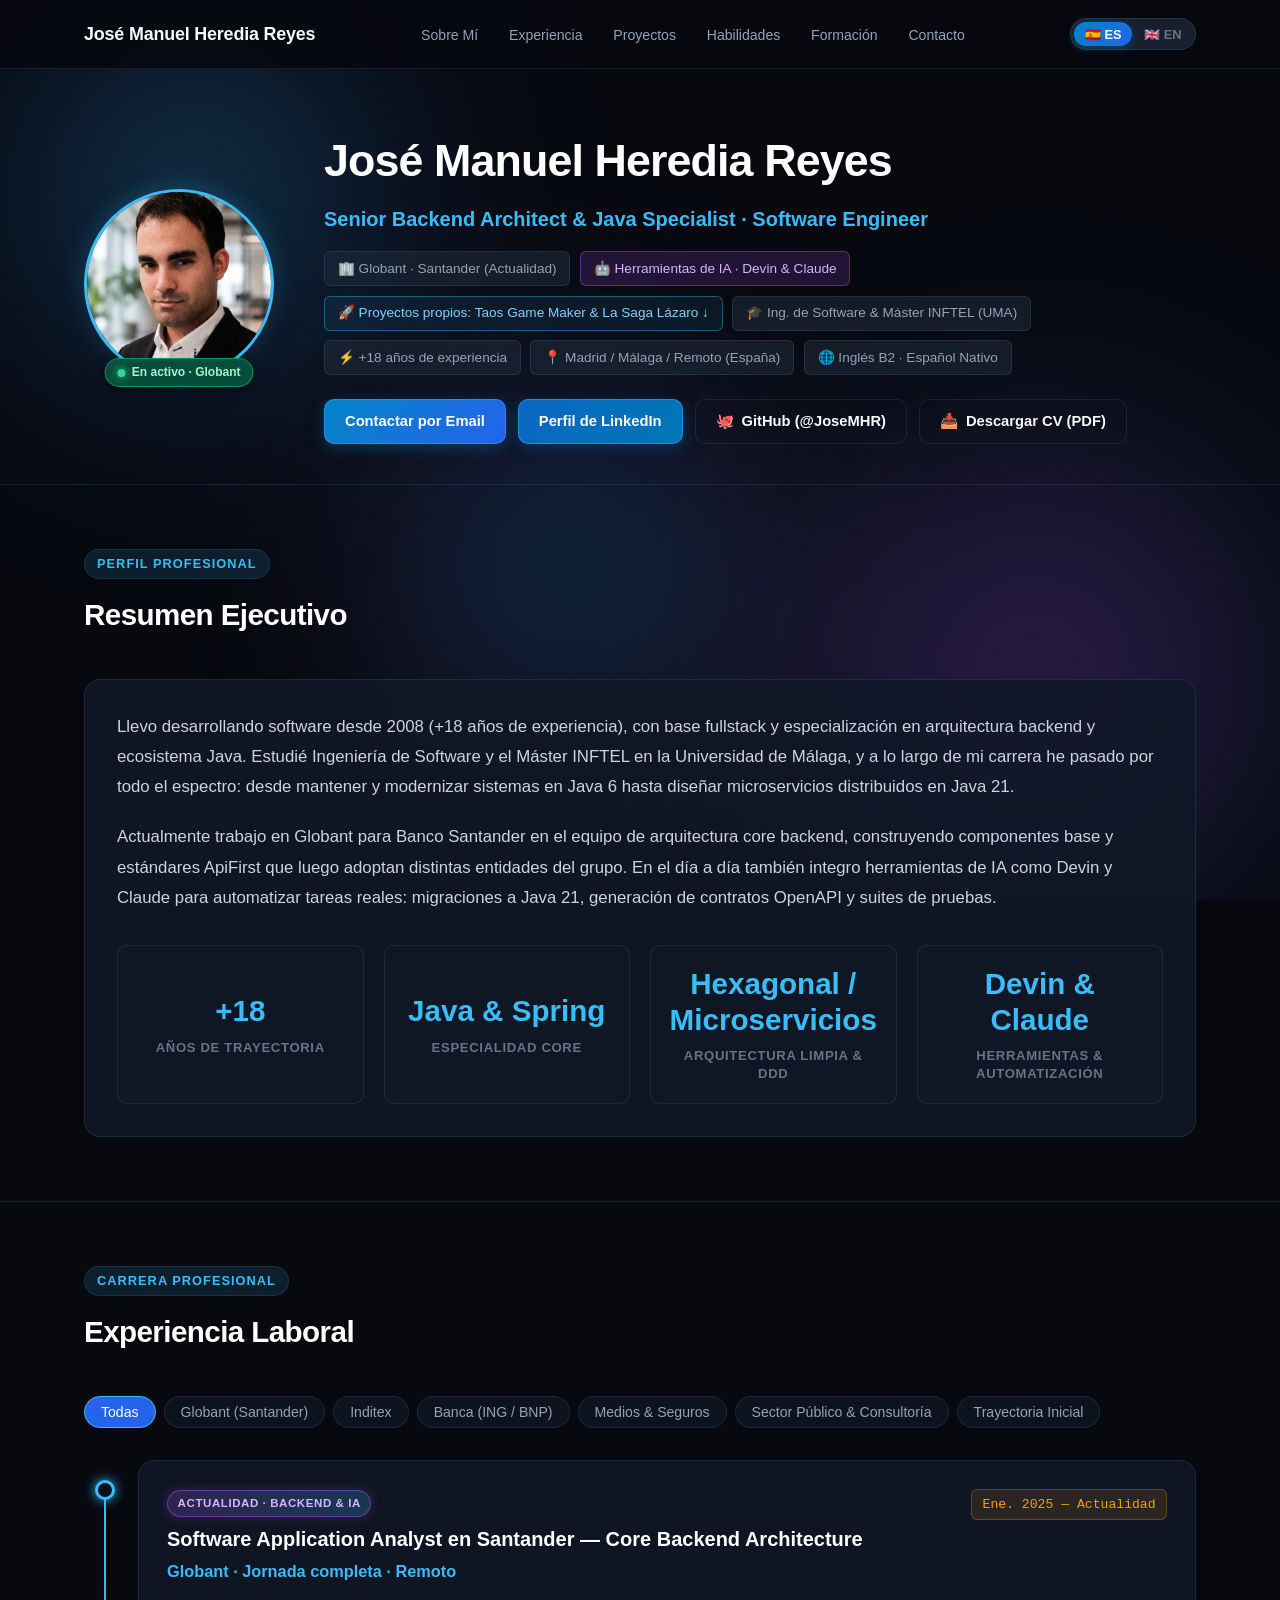
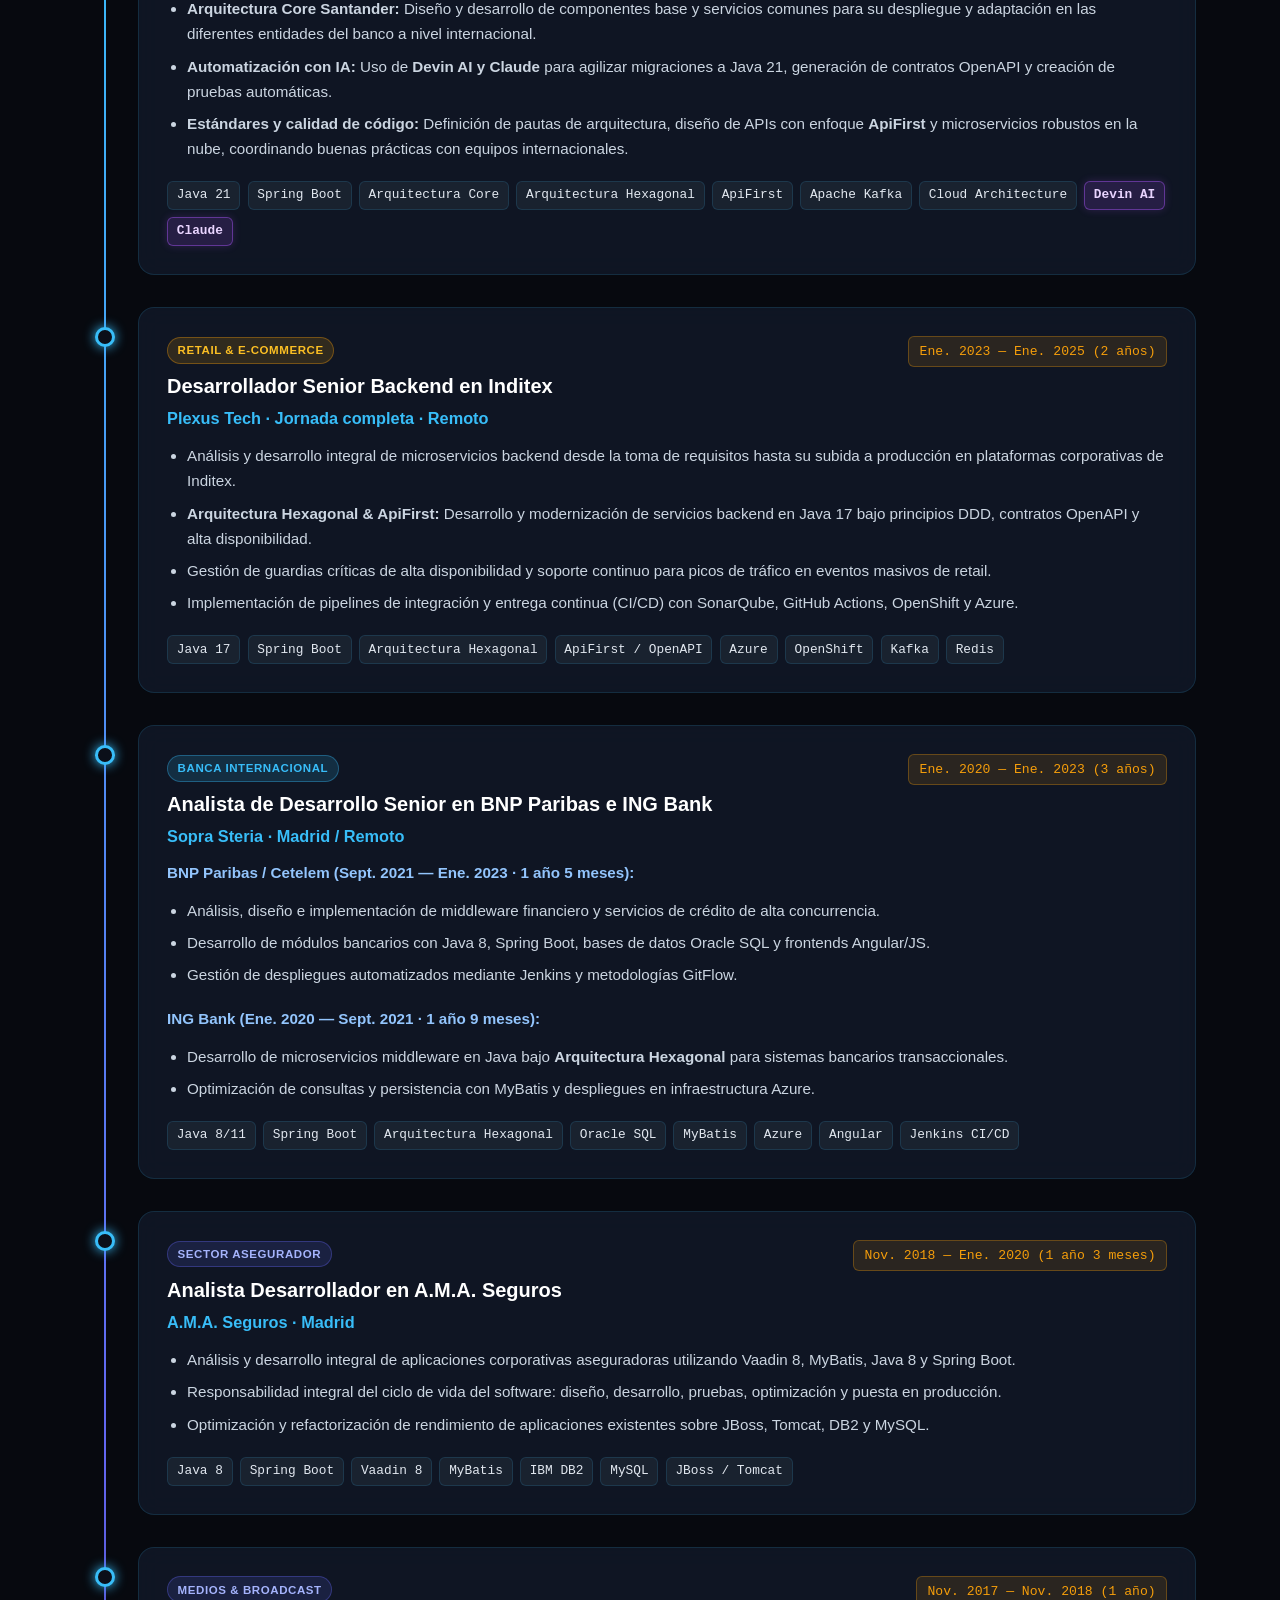
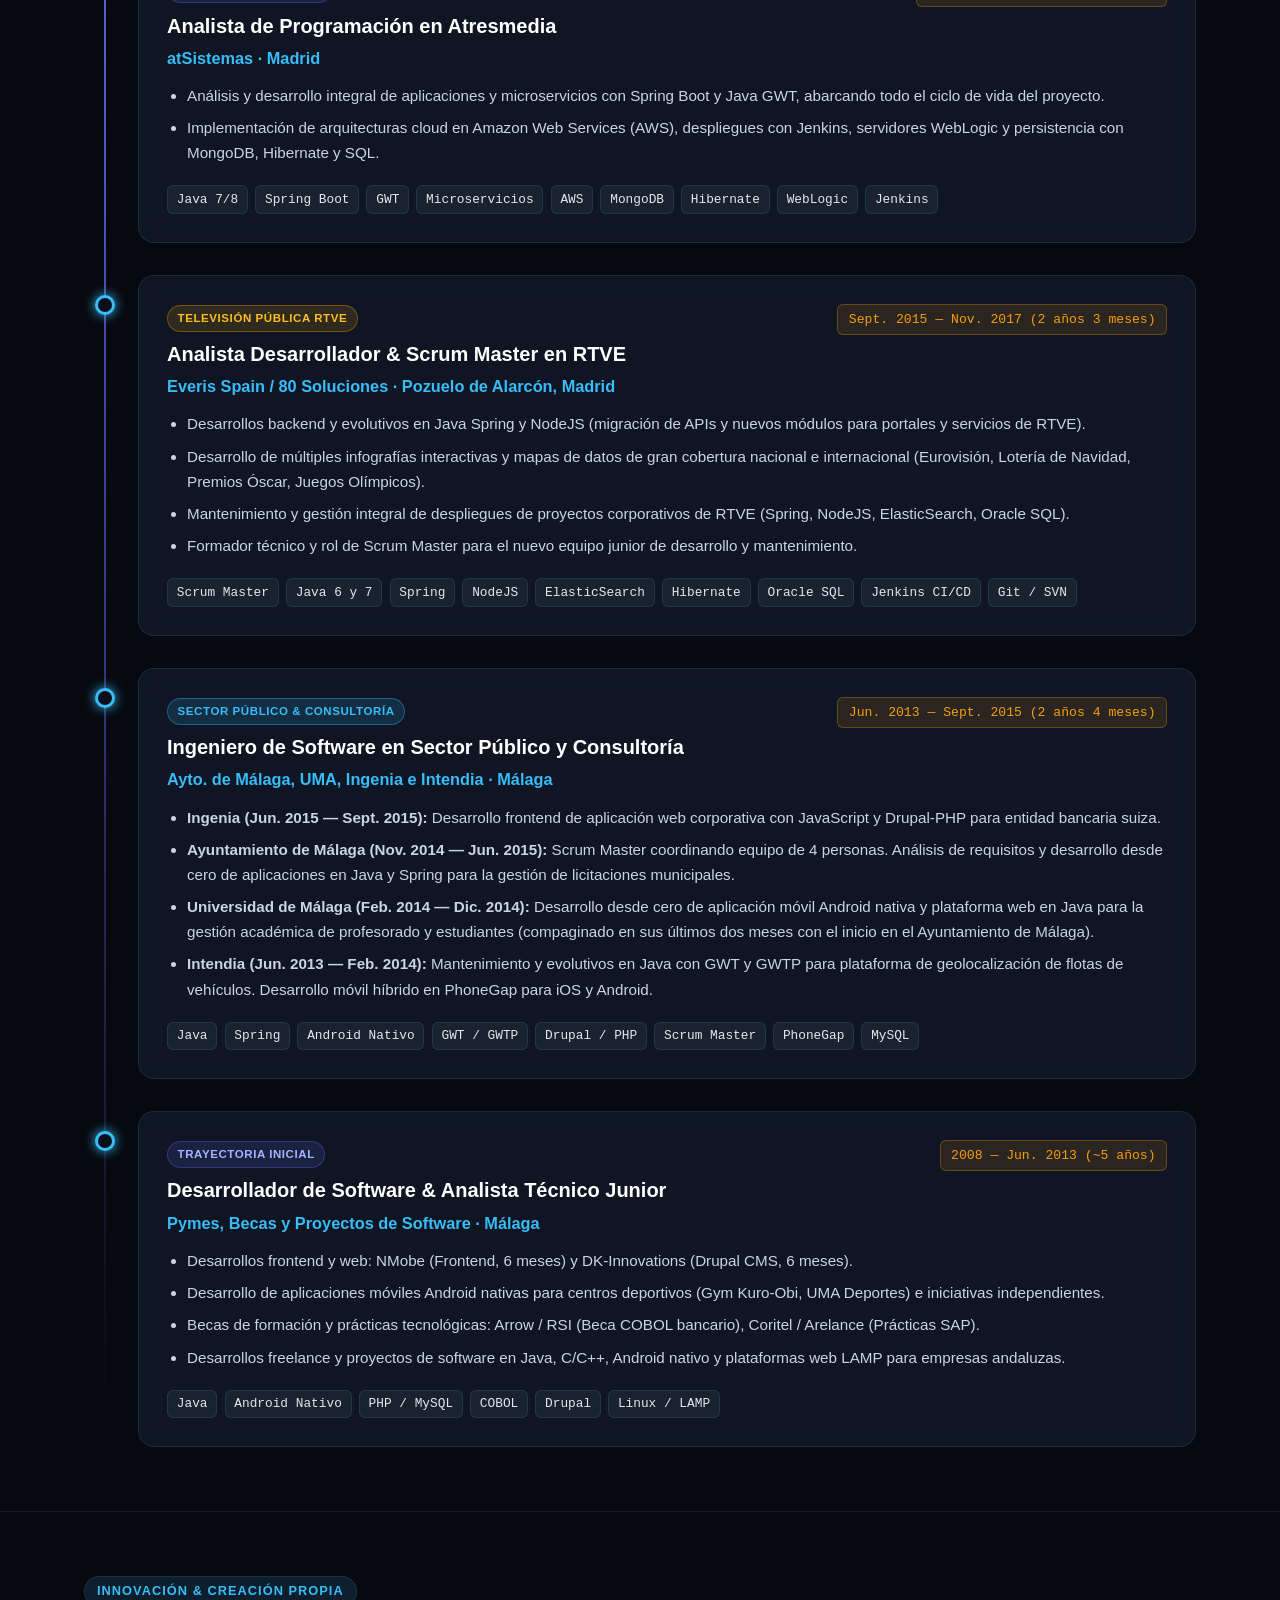
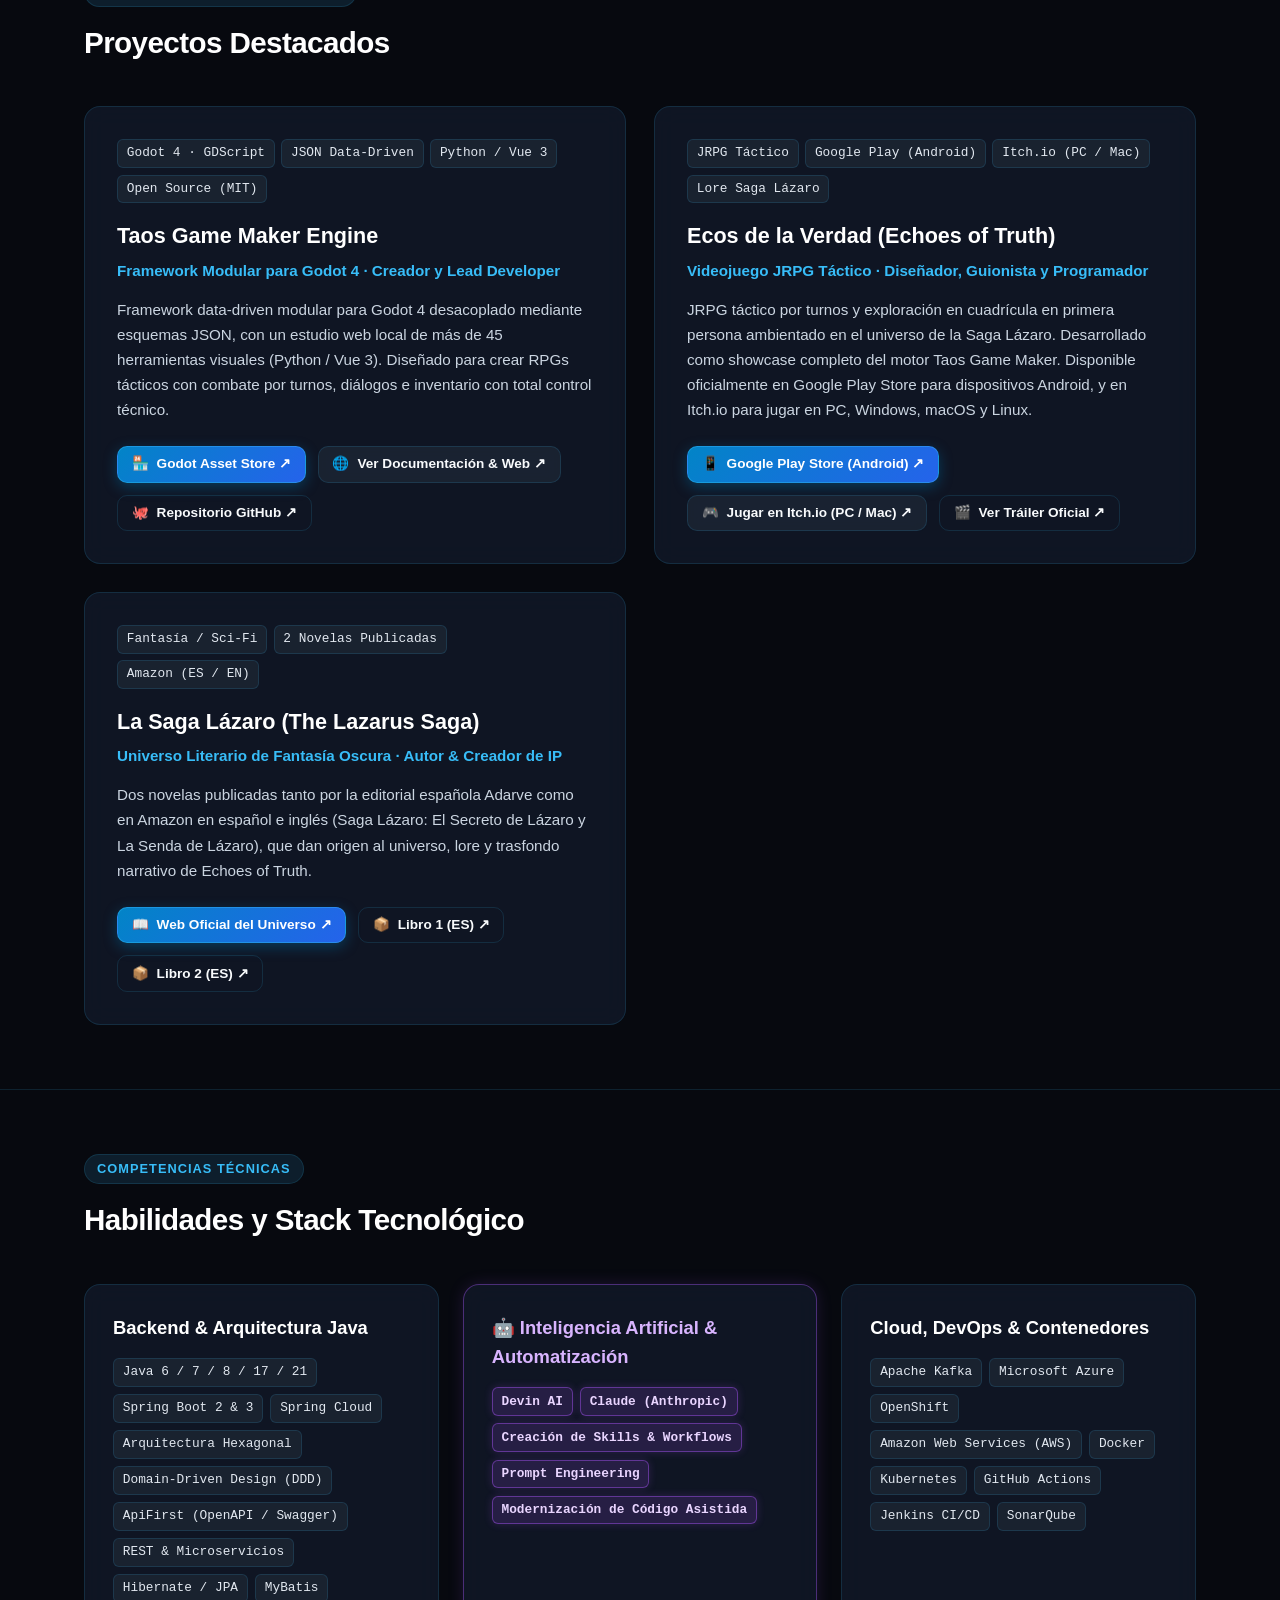
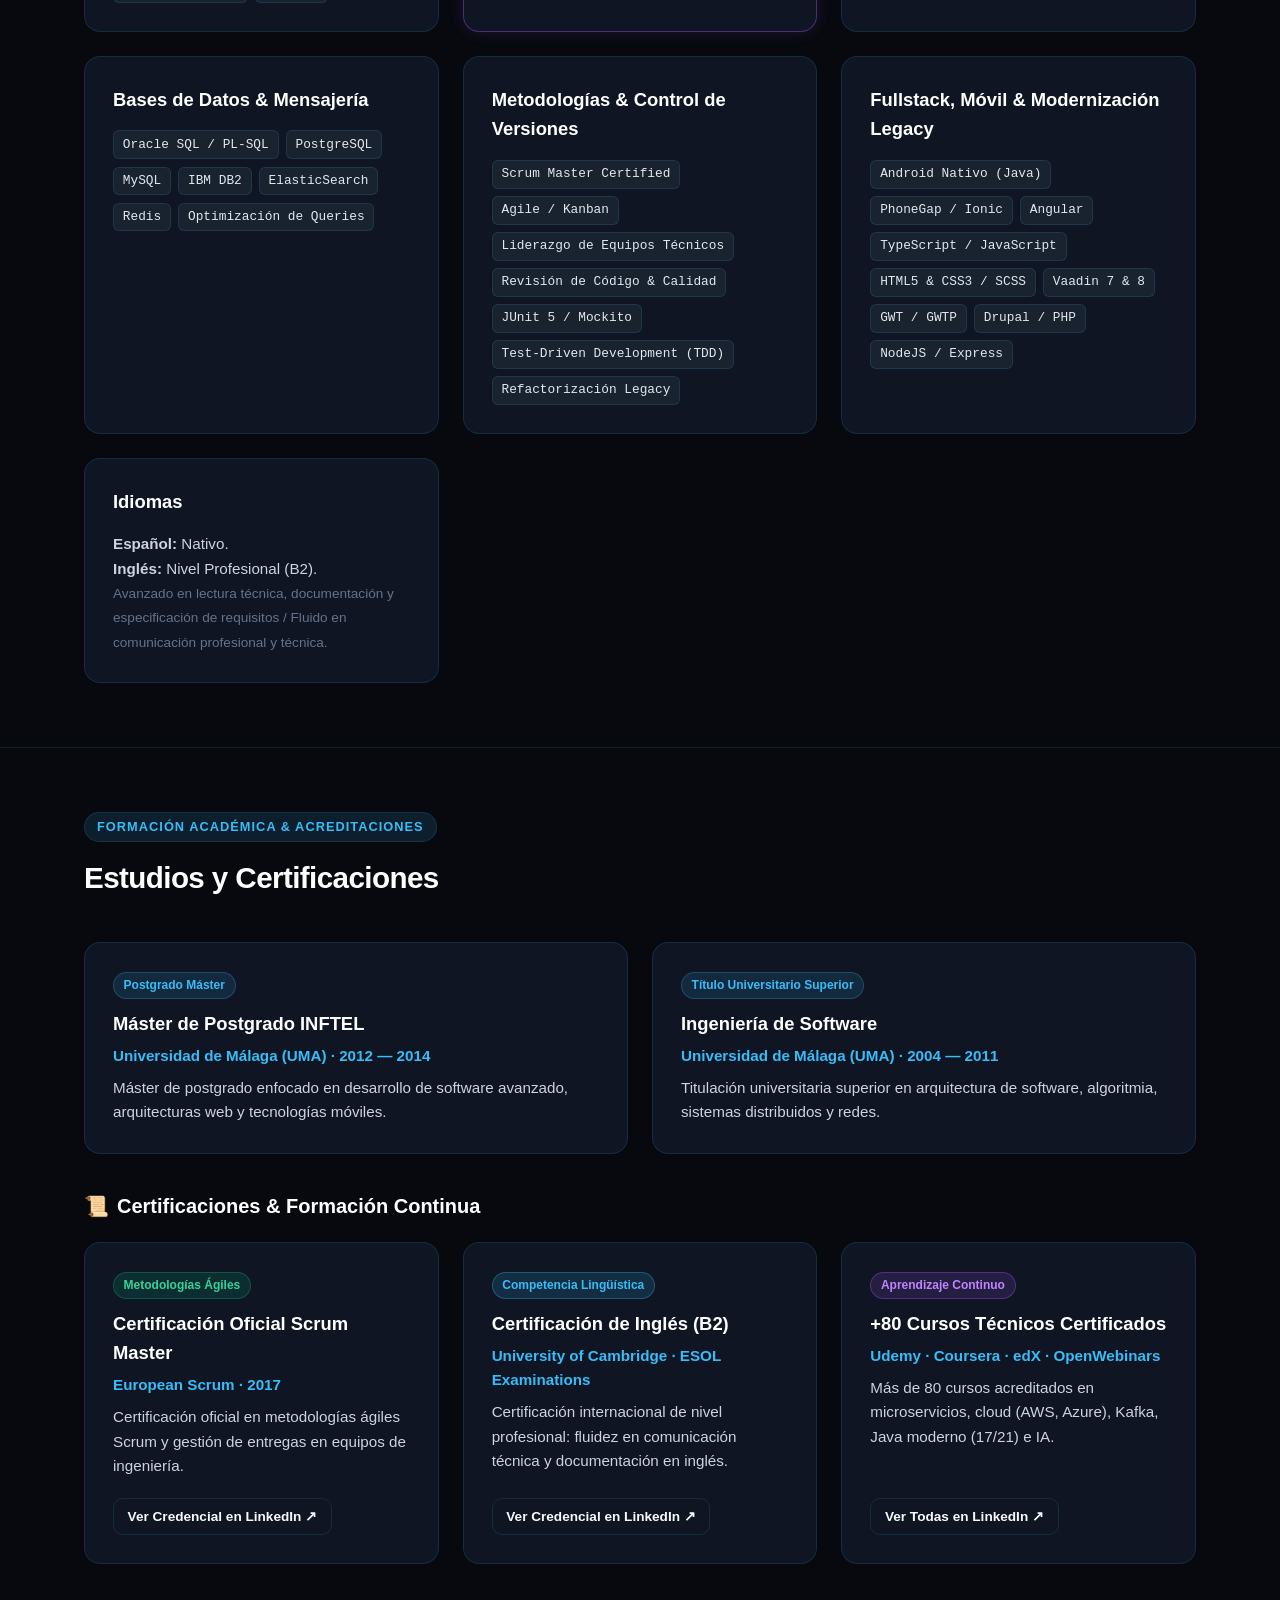
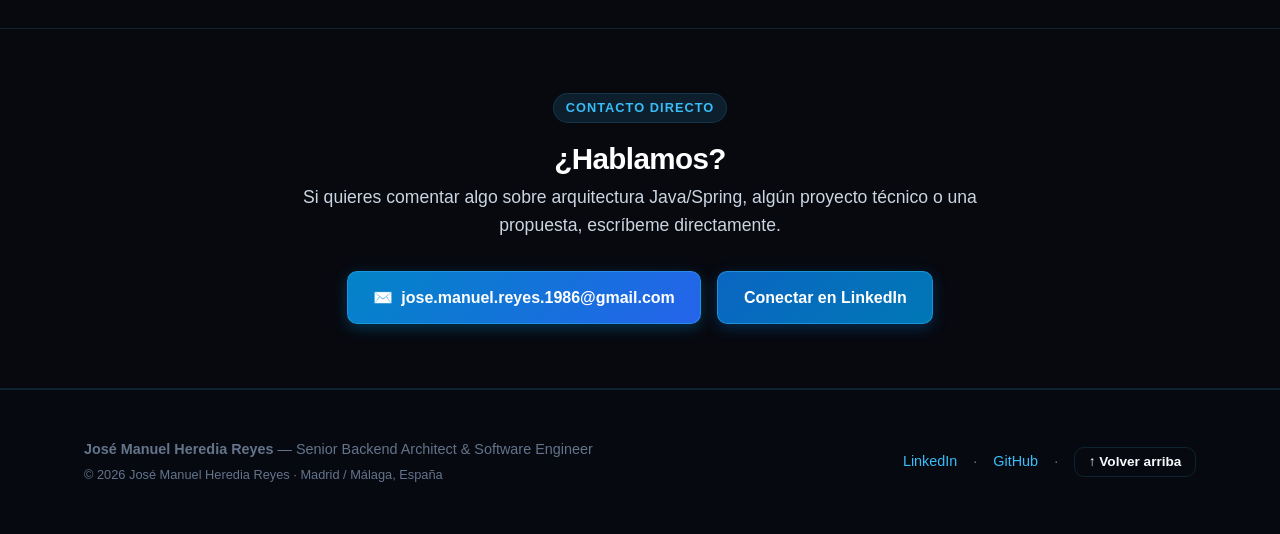
<file: index.html>
<!DOCTYPE html>
<html lang="es">
<head>
  <meta charset="UTF-8">
  <meta name="viewport" content="width=device-width, initial-scale=1.0">
  <title>José Manuel Heredia Reyes — Senior Backend Architect & Java Specialist · Software Engineer</title>
  <meta name="description" content="Curriculum Vitae y Trayectoria Profesional de José Manuel Heredia Reyes. Ingeniero de Software y Máster INFTEL. Especialista en arquitecturas Java, Spring Boot, Microservicios, Cloud y automatización con IA (Devin, Claude) en proyectos para Santander, Inditex, Sopra Steria e ING.">
  <meta name="author" content="José Manuel Heredia Reyes">
  <link rel="stylesheet" href="styles.css">
  <link rel="icon" type="image/jpeg" href="assets/img/avatar.jpg">
</head>
<body>

  <!-- Ambient Moving Aurora Glows -->
  <div class="ambient-glow-wrapper" aria-hidden="true">
    <div class="glow-orb orb-1"></div>
    <div class="glow-orb orb-2"></div>
    <div class="glow-orb orb-3"></div>
  </div>

  <!-- Dynamic Constellation Canvas -->
  <canvas id="bg-canvas"></canvas>

  <!-- Header / Navigation -->
  <header class="header">
    <div class="container nav-container">
      <a href="#inicio" class="brand" title="José Manuel Heredia Reyes — Volver al inicio">
        <span>José Manuel Heredia Reyes</span>
      </a>

      <ul class="nav-menu">
        <li><a href="#resumen" class="nav-link" id="nav-about">Sobre Mí</a></li>
        <li><a href="#experiencia" class="nav-link" id="nav-experience">Experiencia</a></li>
        <li><a href="#proyectos" class="nav-link" id="nav-projects">Proyectos</a></li>
        <li><a href="#habilidades" class="nav-link" id="nav-skills">Habilidades</a></li>
        <li><a href="#educacion" class="nav-link" id="nav-education">Formación</a></li>
        <li><a href="#contacto" class="nav-link" id="nav-contact">Contacto</a></li>
      </ul>

      <div class="nav-cta">
        <div class="lang-switcher">
          <button class="lang-btn active" data-lang="es" onclick="setLanguage('es')">🇪🇸 ES</button>
          <button class="lang-btn" data-lang="en" onclick="setLanguage('en')">🇬🇧 EN</button>
        </div>
      </div>
    </div>
  </header>

  <!-- Hero Section -->
  <section class="hero" id="inicio">
    <div class="container">
      <div class="hero-grid">
        <div class="hero-avatar-wrapper">
          <img src="assets/img/avatar.jpg" alt="José Manuel Heredia Reyes" class="hero-avatar">
          <div class="status-indicator">
            <span class="status-dot"></span>
            <span id="hero-status">En activo · Globant</span>
          </div>
        </div>

        <div>
          <h1 class="hero-title">José Manuel Heredia Reyes</h1>
          <div class="hero-subtitle" id="hero-role">Senior Backend Architect & Java Specialist · Software Engineer</div>
          
          <div class="hero-pills">
            <span class="hero-pill" id="pill-company">🏢 Globant · Santander (Actualidad)</span>
            <span class="hero-pill hero-pill-ai" id="pill-ai">🤖 Herramientas de IA · Devin & Claude</span>
            <a href="#proyectos" class="hero-pill hero-pill-projects" id="pill-projects" style="text-decoration: none; border-color: rgba(56, 189, 248, 0.4); background: rgba(56, 189, 248, 0.08); color: #7dd3fc;">🚀 Proyectos propios: Taos Game Maker & La Saga Lázaro ↓</a>
            <span class="hero-pill" id="pill-edu">🎓 Ing. de Software & Máster INFTEL (UMA)</span>
            <span class="hero-pill" id="pill-exp">⚡ +<span class="dyn-exp">18</span> años de experiencia</span>
            <span class="hero-pill" id="pill-location">📍 Madrid / Málaga / Remoto (España)</span>
            <span class="hero-pill" id="pill-lang">🌐 Inglés B2 · Español Nativo</span>
          </div>

          <div class="hero-actions">
            <a href="mailto:jose.manuel.reyes.1986@gmail.com" class="btn btn-primary" id="btn-hero-email">
              <span>✉️</span> Contactar por Email
            </a>
            <a href="https://www.linkedin.com/in/josemhr/" target="_blank" rel="noopener" class="btn btn-linkedin" id="btn-hero-linkedin">
              <span>💼</span> Perfil de LinkedIn
            </a>
            <a href="https://github.com/JoseMHR" target="_blank" rel="noopener" class="btn btn-outline" id="btn-hero-github">
              <span>🐙</span> GitHub (@JoseMHR)
            </a>
            <a href="assets/docs/CV_Jose_Manuel_Heredia_Reyes.pdf" download="CV_Jose_Manuel_Heredia_Reyes.pdf" target="_blank" class="btn btn-outline" id="btn-hero-print">
              <span>📥</span> Descargar CV (PDF)
            </a>
          </div>
        </div>
      </div>
    </div>
  </section>

  <main>
    <!-- Executive Summary -->
    <section class="section" id="resumen">
      <div class="container">
        <div class="section-header">
          <div class="section-tag" id="summary-tag">Perfil Profesional</div>
          <h2 class="section-title" id="summary-title">Resumen Ejecutivo</h2>
        </div>

        <div class="summary-card">
          <p id="summary-p1">
            Llevo desarrollando software desde 2008 (+18 años de experiencia), con base fullstack y especialización en arquitectura backend y ecosistema Java. Estudié Ingeniería de Software y el Máster INFTEL en la Universidad de Málaga, y a lo largo de mi carrera he pasado por todo el espectro: desde mantener y modernizar sistemas en Java 6 hasta diseñar microservicios distribuidos en Java 21.
          </p>
          <p id="summary-p2">
            Actualmente trabajo en Globant para Banco Santander en el equipo de arquitectura core backend, construyendo componentes base y estándares ApiFirst que luego adoptan distintas entidades del grupo. En el día a día también integro herramientas de IA como Devin y Claude para automatizar tareas reales: migraciones a Java 21, generación de contratos OpenAPI y suites de pruebas.
          </p>

          <div class="metrics-grid">
            <div class="metric-card">
              <span class="metric-number" id="metric-exp-val">+<span class="dyn-exp">18</span></span>
              <span class="metric-label" id="metric-exp-lbl">Años de Trayectoria</span>
            </div>
            <div class="metric-card">
              <span class="metric-number" id="metric-core-val">Java & Spring</span>
              <span class="metric-label" id="metric-core-lbl">Especialidad Core</span>
            </div>
            <div class="metric-card">
              <span class="metric-number" id="metric-arch-val">Hexagonal / Microservicios</span>
              <span class="metric-label" id="metric-arch-lbl">Arquitectura Limpia & DDD</span>
            </div>
            <div class="metric-card">
              <span class="metric-number" id="metric-ai-val">Devin & Claude</span>
              <span class="metric-label" id="metric-ai-lbl">Herramientas & Automatización</span>
            </div>
          </div>
        </div>
      </div>
    </section>

    <!-- Professional Experience Timeline -->
    <section class="section" id="experiencia">
      <div class="container">
        <div class="section-header">
          <div class="section-tag" id="timeline-tag">Carrera Profesional</div>
          <h2 class="section-title" id="timeline-title">Experiencia Laboral</h2>
        </div>

        <div class="timeline-filters">
          <button class="filter-btn active" onclick="filterTimeline('all', this)" id="filter-all">Todas</button>
          <button class="filter-btn" onclick="filterTimeline('globant', this)" id="filter-globant">Globant (Santander)</button>
          <button class="filter-btn" onclick="filterTimeline('inditex', this)" id="filter-inditex">Inditex</button>
          <button class="filter-btn" onclick="filterTimeline('banca', this)" id="filter-banca">Banca (ING / BNP)</button>
          <button class="filter-btn" onclick="filterTimeline('medios', this)" id="filter-medios">Medios & Seguros</button>
          <button class="filter-btn" onclick="filterTimeline('publico', this)" id="filter-publico">Sector Público & Consultoría</button>
          <button class="filter-btn" onclick="filterTimeline('inicial', this)" id="filter-inicial">Trayectoria Inicial</button>
        </div>

        <div class="timeline">
          <!-- 1. Globant -->
          <div class="timeline-item" data-category="globant">
            <div class="timeline-marker"></div>
            <div class="timeline-card">
              <div class="timeline-header">
                <div>
                  <span class="timeline-badge badge-ai">Actualidad · Backend & IA</span>
                  <h3 class="role-title" id="globant-role">Software Application Analyst en Santander — Core Backend Architecture</h3>
                  <div class="company-name" id="globant-company">Globant · Jornada completa · Remoto</div>
                </div>
                <div class="timeline-date" id="globant-date">Ene. 2025 — Actualidad</div>
              </div>
              <ul class="role-bullets">
                <li id="globant-b1"><strong>Arquitectura Core Santander:</strong> Diseño y desarrollo de componentes base y servicios comunes para su despliegue y adaptación en las diferentes entidades del banco a nivel internacional.</li>
                <li id="globant-b2"><strong>Automatización con IA:</strong> Uso de <strong>Devin AI y Claude</strong> para agilizar migraciones a Java 21, generación de contratos OpenAPI y creación de pruebas automáticas.</li>
                <li id="globant-b3"><strong>Estándares y calidad de código:</strong> Definición de pautas de arquitectura, diseño de APIs con enfoque <strong>ApiFirst</strong> y microservicios robustos en la nube, coordinando buenas prácticas con equipos internacionales.</li>
              </ul>
              <div class="tech-tags">
                <span class="tech-tag">Java 21</span>
                <span class="tech-tag">Spring Boot</span>
                <span class="tech-tag">Arquitectura Core</span>
                <span class="tech-tag">Arquitectura Hexagonal</span>
                <span class="tech-tag">ApiFirst</span>
                <span class="tech-tag">Apache Kafka</span>
                <span class="tech-tag">Cloud Architecture</span>
                <span class="tech-tag tech-tag-ai">Devin AI</span>
                <span class="tech-tag tech-tag-ai">Claude</span>
              </div>
            </div>
          </div>

          <!-- 2. Inditex (Plexus Tech) -->
          <div class="timeline-item" data-category="inditex">
            <div class="timeline-marker"></div>
            <div class="timeline-card">
              <div class="timeline-header">
                <div>
                  <span class="timeline-badge badge-accent">Retail & E-Commerce</span>
                  <h3 class="role-title" id="inditex-role">Desarrollador Senior Backend en Inditex</h3>
                  <div class="company-name" id="inditex-company">Plexus Tech · Jornada completa · Remoto</div>
                </div>
                <div class="timeline-date" id="inditex-date">Ene. 2023 — Ene. 2025 (2 años)</div>
              </div>
              <ul class="role-bullets">
                <li id="inditex-b1">Análisis y desarrollo integral de microservicios backend desde la toma de requisitos hasta su subida a producción en plataformas corporativas de Inditex.</li>
                <li id="inditex-b2"><strong>Arquitectura Hexagonal & ApiFirst:</strong> Desarrollo y modernización de servicios backend en Java 17 bajo principios DDD, contratos OpenAPI y alta disponibilidad.</li>
                <li id="inditex-b3">Gestión de guardias críticas de alta disponibilidad y soporte continuo para picos de tráfico en eventos masivos de retail.</li>
                <li id="inditex-b4">Implementación de pipelines de integración y entrega continua (CI/CD) con SonarQube, GitHub Actions, OpenShift y Azure.</li>
              </ul>
              <div class="tech-tags">
                <span class="tech-tag">Java 17</span>
                <span class="tech-tag">Spring Boot</span>
                <span class="tech-tag">Arquitectura Hexagonal</span>
                <span class="tech-tag">ApiFirst / OpenAPI</span>
                <span class="tech-tag">Azure</span>
                <span class="tech-tag">OpenShift</span>
                <span class="tech-tag">Kafka</span>
                <span class="tech-tag">Redis</span>
              </div>
            </div>
          </div>

          <!-- 3. Sopra Steria (BNP Paribas & ING) -->
          <div class="timeline-item" data-category="banca">
            <div class="timeline-marker"></div>
            <div class="timeline-card">
              <div class="timeline-header">
                <div>
                  <span class="timeline-badge badge-primary">Banca Internacional</span>
                  <h3 class="role-title" id="banca-role">Analista de Desarrollo Senior en BNP Paribas e ING Bank</h3>
                  <div class="company-name" id="banca-company">Sopra Steria · Madrid / Remoto</div>
                </div>
                <div class="timeline-date" id="banca-date">Ene. 2020 — Ene. 2023 (3 años)</div>
              </div>
              <div style="margin-bottom: 0.75rem;">
                <h4 style="margin: 0.75rem 0 0.25rem; color: #93c5fd; font-size: 0.95rem;" id="bnp-title">BNP Paribas / Cetelem (Sept. 2021 — Ene. 2023 · 1 año 5 meses):</h4>
                <ul class="role-bullets">
                  <li id="bnp-b1">Análisis, diseño e implementación de middleware financiero y servicios de crédito de alta concurrencia.</li>
                  <li id="bnp-b2">Desarrollo de módulos bancarios con Java 8, Spring Boot, bases de datos Oracle SQL y frontends Angular/JS.</li>
                  <li id="bnp-b3">Gestión de despliegues automatizados mediante Jenkins y metodologías GitFlow.</li>
                </ul>
                <h4 style="margin: 0.75rem 0 0.25rem; color: #93c5fd; font-size: 0.95rem;" id="ing-title">ING Bank (Ene. 2020 — Sept. 2021 · 1 año 9 meses):</h4>
                <ul class="role-bullets">
                  <li id="ing-b1">Desarrollo de microservicios middleware en Java bajo <strong>Arquitectura Hexagonal</strong> para sistemas bancarios transaccionales.</li>
                  <li id="ing-b2">Optimización de consultas y persistencia con MyBatis y despliegues en infraestructura Azure.</li>
                </ul>
              </div>
              <div class="tech-tags">
                <span class="tech-tag">Java 8/11</span>
                <span class="tech-tag">Spring Boot</span>
                <span class="tech-tag">Arquitectura Hexagonal</span>
                <span class="tech-tag">Oracle SQL</span>
                <span class="tech-tag">MyBatis</span>
                <span class="tech-tag">Azure</span>
                <span class="tech-tag">Angular</span>
                <span class="tech-tag">Jenkins CI/CD</span>
              </div>
            </div>
          </div>

          <!-- 4. A.M.A. Seguros -->
          <div class="timeline-item" data-category="medios">
            <div class="timeline-marker"></div>
            <div class="timeline-card">
              <div class="timeline-header">
                <div>
                  <span class="timeline-badge badge-secondary">Sector Asegurador</span>
                  <h3 class="role-title" id="ama-role">Analista Desarrollador en A.M.A. Seguros</h3>
                  <div class="company-name" id="ama-company">A.M.A. Seguros · Madrid</div>
                </div>
                <div class="timeline-date" id="ama-date">Nov. 2018 — Ene. 2020 (1 año 3 meses)</div>
              </div>
              <ul class="role-bullets">
                <li id="ama-b1">Análisis y desarrollo integral de aplicaciones corporativas aseguradoras utilizando Vaadin 8, MyBatis, Java 8 y Spring Boot.</li>
                <li id="ama-b2">Responsabilidad integral del ciclo de vida del software: diseño, desarrollo, pruebas, optimización y puesta en producción.</li>
                <li id="ama-b3">Optimización y refactorización de rendimiento de aplicaciones existentes sobre JBoss, Tomcat, DB2 y MySQL.</li>
              </ul>
              <div class="tech-tags">
                <span class="tech-tag">Java 8</span>
                <span class="tech-tag">Spring Boot</span>
                <span class="tech-tag">Vaadin 8</span>
                <span class="tech-tag">MyBatis</span>
                <span class="tech-tag">IBM DB2</span>
                <span class="tech-tag">MySQL</span>
                <span class="tech-tag">JBoss / Tomcat</span>
              </div>
            </div>
          </div>

          <!-- 5. atSistemas / Atresmedia -->
          <div class="timeline-item" data-category="medios">
            <div class="timeline-marker"></div>
            <div class="timeline-card">
              <div class="timeline-header">
                <div>
                  <span class="timeline-badge badge-secondary">Medios & Broadcast</span>
                  <h3 class="role-title" id="a3media-role">Analista de Programación en Atresmedia</h3>
                  <div class="company-name" id="a3media-company">atSistemas · Madrid</div>
                </div>
                <div class="timeline-date" id="a3media-date">Nov. 2017 — Nov. 2018 (1 año)</div>
              </div>
              <ul class="role-bullets">
                <li id="a3media-b1">Análisis y desarrollo integral de aplicaciones y microservicios con Spring Boot y Java GWT, abarcando todo el ciclo de vida del proyecto.</li>
                <li id="a3media-b2">Implementación de arquitecturas cloud en Amazon Web Services (AWS), despliegues con Jenkins, servidores WebLogic y persistencia con MongoDB, Hibernate y SQL.</li>
              </ul>
              <div class="tech-tags">
                <span class="tech-tag">Java 7/8</span>
                <span class="tech-tag">Spring Boot</span>
                <span class="tech-tag">GWT</span>
                <span class="tech-tag">Microservicios</span>
                <span class="tech-tag">AWS</span>
                <span class="tech-tag">MongoDB</span>
                <span class="tech-tag">Hibernate</span>
                <span class="tech-tag">WebLogic</span>
                <span class="tech-tag">Jenkins</span>
              </div>
            </div>
          </div>

          <!-- 6. RTVE (Corporación RTVE vía Everis Spain) -->
          <div class="timeline-item" data-category="medios">
            <div class="timeline-marker"></div>
            <div class="timeline-card">
              <div class="timeline-header">
                <div>
                  <span class="timeline-badge badge-accent">Televisión Pública RTVE</span>
                  <h3 class="role-title" id="rtve-role">Analista Desarrollador & Scrum Master en RTVE</h3>
                  <div class="company-name" id="rtve-company">Everis Spain / 80 Soluciones · Pozuelo de Alarcón, Madrid</div>
                </div>
                <div class="timeline-date" id="rtve-date">Sept. 2015 — Nov. 2017 (2 años 3 meses)</div>
              </div>
              <ul class="role-bullets">
                <li id="rtve-b1">Desarrollos backend y evolutivos en Java Spring y NodeJS (migración de APIs y nuevos módulos para portales y servicios de RTVE).</li>
                <li id="rtve-b2">Desarrollo de múltiples infografías interactivas y mapas de datos de gran cobertura nacional e internacional (Eurovisión, Lotería de Navidad, Premios Óscar, Juegos Olímpicos).</li>
                <li id="rtve-b3">Mantenimiento y gestión integral de despliegues de proyectos corporativos de RTVE (Spring, NodeJS, ElasticSearch, Oracle SQL).</li>
                <li id="rtve-b4">Formador técnico y rol de Scrum Master para el nuevo equipo junior de desarrollo y mantenimiento.</li>
              </ul>
              <div class="tech-tags">
                <span class="tech-tag">Scrum Master</span>
                <span class="tech-tag">Java 6 y 7</span>
                <span class="tech-tag">Spring</span>
                <span class="tech-tag">NodeJS</span>
                <span class="tech-tag">ElasticSearch</span>
                <span class="tech-tag">Hibernate</span>
                <span class="tech-tag">Oracle SQL</span>
                <span class="tech-tag">Jenkins CI/CD</span>
                <span class="tech-tag">Git / SVN</span>
              </div>
            </div>
          </div>

          <!-- 7. Málaga - Obras y Servicios -->
          <div class="timeline-item" data-category="publico">
            <div class="timeline-marker"></div>
            <div class="timeline-card">
              <div class="timeline-header">
                <div>
                  <span class="timeline-badge badge-primary">Sector Público & Consultoría</span>
                  <h3 class="role-title" id="malaga-role">Ingeniero de Software en Sector Público y Consultoría</h3>
                  <div class="company-name" id="malaga-company">Ayto. de Málaga, UMA, Ingenia e Intendia · Málaga</div>
                </div>
                <div class="timeline-date" id="malaga-date">Jun. 2013 — Sept. 2015 (2 años 4 meses)</div>
              </div>
              <ul class="role-bullets">
                <li id="malaga-b1"><strong>Ingenia (Jun. 2015 — Sept. 2015):</strong> Desarrollo frontend de aplicación web corporativa con JavaScript y Drupal-PHP para entidad bancaria suiza.</li>
                <li id="malaga-b2"><strong>Ayuntamiento de Málaga (Nov. 2014 — Jun. 2015):</strong> Scrum Master coordinando equipo de 4 personas. Análisis de requisitos y desarrollo desde cero de aplicaciones en Java y Spring para la gestión de licitaciones municipales.</li>
                <li id="malaga-b3"><strong>Universidad de Málaga (Feb. 2014 — Dic. 2014):</strong> Desarrollo desde cero de aplicación móvil Android nativa y plataforma web en Java para la gestión académica de profesorado y estudiantes (compaginado en sus últimos dos meses con el inicio en el Ayuntamiento de Málaga).</li>
                <li id="malaga-b4"><strong>Intendia (Jun. 2013 — Feb. 2014):</strong> Mantenimiento y evolutivos en Java con GWT y GWTP para plataforma de geolocalización de flotas de vehículos. Desarrollo móvil híbrido en PhoneGap para iOS y Android.</li>
              </ul>
              <div class="tech-tags">
                <span class="tech-tag">Java</span>
                <span class="tech-tag">Spring</span>
                <span class="tech-tag">Android Nativo</span>
                <span class="tech-tag">GWT / GWTP</span>
                <span class="tech-tag">Drupal / PHP</span>
                <span class="tech-tag">Scrum Master</span>
                <span class="tech-tag">PhoneGap</span>
                <span class="tech-tag">MySQL</span>
              </div>
            </div>
          </div>

          <!-- 8. Trayectoria Inicial -->
          <div class="timeline-item" data-category="inicial">
            <div class="timeline-marker"></div>
            <div class="timeline-card">
              <div class="timeline-header">
                <div>
                  <span class="timeline-badge badge-secondary">Trayectoria Inicial</span>
                  <h3 class="role-title" id="early-role">Desarrollador de Software & Analista Técnico Junior</h3>
                  <div class="company-name" id="early-company">Pymes, Becas y Proyectos de Software · Málaga</div>
                </div>
                <div class="timeline-date" id="early-date">2008 — Jun. 2013 (~5 años)</div>
              </div>
              <ul class="role-bullets">
                <li id="early-b1">Desarrollos frontend y web: NMobe (Frontend, 6 meses), DK-Innovations (CMS Drupal, 6 meses).</li>
                <li id="early-b2">Desarrollo de aplicaciones móviles Android nativas para entidades deportivas (Gym Kuro-Obi, UMA Deportes) e iniciativas independientes.</li>
                <li id="early-b3">Becas de formación y prácticas tecnológicas: Arrow / RSI (Beca COBOL bancario), Coritel / Arelance (Prácticas SAP).</li>
                <li id="early-b4">Consultoría y desarrollos freelance en Java, Android nativo y plataformas web LAMP para empresas andaluzas.</li>
              </ul>
              <div class="tech-tags">
                <span class="tech-tag">Java</span>
                <span class="tech-tag">Android Nativo</span>
                <span class="tech-tag">PHP / MySQL</span>
                <span class="tech-tag">COBOL</span>
                <span class="tech-tag">Drupal</span>
                <span class="tech-tag">Linux / LAMP</span>
              </div>
            </div>
          </div>
        </div>
      </div>
    </section>

    <!-- Transmedia & Software Projects -->
    <section class="section" id="proyectos">
      <div class="container">
        <div class="section-header">
          <div class="section-tag" id="projects-tag">Innovación & Creación Propia</div>
          <h2 class="section-title" id="projects-title">Proyectos Destacados</h2>
        </div>

        <div class="projects-grid">
          <!-- TaosGameMaker Engine -->
          <div class="project-card">
            <div>
              <div class="project-tags">
                <span class="tech-tag">Godot 4 · GDScript</span>
                <span class="tech-tag">JSON Data-Driven</span>
                <span class="tech-tag">Python / Vue 3</span>
                <span class="tech-tag">Open Source (MIT)</span>
              </div>
              <h3 class="project-title" id="tgm-title">Taos Game Maker Engine</h3>
              <div class="project-subtitle" id="tgm-sub">Framework Modular para Godot 4 · Creador y Lead Developer</div>
              <p class="project-desc" id="tgm-desc">
                Framework data-driven modular para Godot 4 desacoplado mediante esquemas JSON, con un estudio web local de más de 45 herramientas visuales (Python / Vue 3). Diseñado para crear RPGs tácticos con combate por turnos, diálogos e inventario con total control técnico.
              </p>
            </div>
            <div style="margin-top: 1.5rem; display: flex; gap: 0.75rem; flex-wrap: wrap;">
              <a href="https://store.godotengine.org/asset/taos/taos-game-maker/" target="_blank" rel="noopener" class="btn btn-primary btn-sm" id="tgm-store-btn">
                <span>🏪</span> Godot Asset Store ↗
              </a>
              <a href="https://josemhr.github.io/TaosGameMaker/" target="_blank" rel="noopener" class="btn btn-secondary btn-sm" id="tgm-doc-btn">
                <span>🌐</span> Ver Documentación & Web ↗
              </a>
              <a href="https://github.com/JoseMHR/TaosGameMaker" target="_blank" rel="noopener" class="btn btn-outline btn-sm" id="tgm-gh-btn">
                <span>🐙</span> Repositorio GitHub ↗
              </a>
            </div>
          </div>

          <!-- Ecos de la Verdad (Videojuego) -->
          <div class="project-card">
            <div>
              <div class="project-tags">
                <span class="tech-tag">JRPG Táctico</span>
                <span class="tech-tag">Google Play (Android)</span>
                <span class="tech-tag">Itch.io (PC / Mac)</span>
                <span class="tech-tag">Lore Saga Lázaro</span>
              </div>
              <h3 class="project-title" id="game-title">Ecos de la Verdad (Echoes of Truth)</h3>
              <div class="project-subtitle" id="game-sub">Videojuego JRPG Táctico · Diseñador, Guionista y Programador</div>
              <p class="project-desc" id="game-desc">
                JRPG táctico por turnos y exploración en cuadrícula en primera persona ambientado en el universo de la Saga Lázaro. Desarrollado como showcase completo del motor Taos Game Maker. Disponible oficialmente en Google Play Store para dispositivos Android, y en Itch.io para jugar en PC, Windows, macOS y Linux.
              </p>
            </div>
            <div style="margin-top: 1.5rem; display: flex; gap: 0.75rem; flex-wrap: wrap;">
              <a href="https://play.google.com/store/apps/details?id=com.taosworld.ecosdelaverdad" target="_blank" rel="noopener" class="btn btn-primary btn-sm" id="game-playstore-btn">
                <span>📱</span> Google Play Store (Android) ↗
              </a>
              <a href="https://taosworld.itch.io/echoesoftruth" target="_blank" rel="noopener" class="btn btn-secondary btn-sm" id="game-itch-btn">
                <span>🎮</span> Jugar en Itch.io (PC / Mac) ↗
              </a>
              <a href="https://www.youtube.com/watch?v=xNsCNHatSUI" target="_blank" rel="noopener" class="btn btn-outline btn-sm" id="game-trailer-btn">
                <span>🎬</span> Ver Tráiler Oficial ↗
              </a>
            </div>
          </div>

          <!-- Novela Lazarus -->
          <div class="project-card">
            <div>
              <div class="project-tags">
                <span class="tech-tag">Fantasía / Sci-Fi</span>
                <span class="tech-tag">2 Novelas Publicadas</span>
                <span class="tech-tag">Amazon (ES / EN)</span>
              </div>
              <h3 class="project-title" id="lazarus-title">La Saga Lázaro (The Lazarus Saga)</h3>
              <div class="project-subtitle" id="lazarus-sub">Universo Literario de Fantasía Oscura · Autor & Creador de IP</div>
              <p class="project-desc" id="lazarus-desc">
                Dos novelas publicadas tanto por la editorial española Adarve como en Amazon en español e inglés (Saga Lázaro: El Secreto de Lázaro y La Senda de Lázaro), que dan origen al universo, lore y trasfondo narrativo de Echoes of Truth.
              </p>
            </div>
            <div style="margin-top: 1.5rem; display: flex; gap: 0.75rem; flex-wrap: wrap;" id="lazarus-buttons-container">
              <a href="https://josemhr.github.io/SagaLazaro/" target="_blank" rel="noopener" class="btn btn-primary btn-sm" id="lazarus-web-btn">
                <span>📖</span> Web Oficial del Universo ↗
              </a>
              <a href="https://www.amazon.es/dp/B0HLSQKMR1" target="_blank" rel="noopener" class="btn btn-outline btn-sm" id="lazarus-amz-1-btn">
                <span>📦</span> Libro 1 (ES) ↗
              </a>
              <a href="https://www.amazon.es/dp/B0HLSTMRWC" target="_blank" rel="noopener" class="btn btn-outline btn-sm" id="lazarus-amz-2-btn">
                <span>📦</span> Libro 2 (ES) ↗
              </a>
            </div>
          </div>
        </div>
      </div>
    </section>

    <!-- Skills Section -->
    <section class="section" id="habilidades">
      <div class="container">
        <div class="section-header">
          <div class="section-tag" id="skills-tag">Stack Técnico & Competencias</div>
          <h2 class="section-title" id="skills-title">Habilidades y Tecnologías</h2>
        </div>

        <div class="skills-grid">
          <div class="skill-category">
            <div class="skill-cat-title" id="skill-cat-backend">🚀 Backend & Core Architecture</div>
            <div class="skill-tags">
              <span class="tech-tag">Java 6 / 7 / 8 / 17 / 21</span>
              <span class="tech-tag">Spring Boot 2 & 3</span>
              <span class="tech-tag">Spring Cloud</span>
              <span class="tech-tag">Arquitectura Hexagonal</span>
              <span class="tech-tag">Domain-Driven Design (DDD)</span>
              <span class="tech-tag">ApiFirst (OpenAPI / Swagger)</span>
              <span class="tech-tag">REST & Microservicios</span>
              <span class="tech-tag">Hibernate / JPA</span>
              <span class="tech-tag">MyBatis</span>
            </div>
          </div>

          <div class="skill-category" style="border-color: rgba(168, 85, 247, 0.4); box-shadow: 0 0 16px rgba(168, 85, 247, 0.15);">
            <div class="skill-cat-title" id="skill-cat-ai" style="color: #d8b4fe;">🤖 Inteligencia Artificial & Automatización</div>
            <div class="skill-tags">
              <span class="tech-tag tech-tag-ai">Devin AI</span>
              <span class="tech-tag tech-tag-ai">Claude (Anthropic)</span>
              <span class="tech-tag tech-tag-ai">Creación de Skills & Workflows</span>
              <span class="tech-tag tech-tag-ai">Prompt Engineering</span>
              <span class="tech-tag tech-tag-ai">Modernización de Código Asistida</span>
            </div>
          </div>

          <div class="skill-category">
            <div class="skill-cat-title" id="skill-cat-cloud">☁️ Cloud, DevOps & Streaming</div>
            <div class="skill-tags">
              <span class="tech-tag">Apache Kafka</span>
              <span class="tech-tag">Microsoft Azure</span>
              <span class="tech-tag">OpenShift</span>
              <span class="tech-tag">Amazon Web Services (AWS)</span>
              <span class="tech-tag">Docker</span>
              <span class="tech-tag">Kubernetes</span>
              <span class="tech-tag">GitHub Actions</span>
              <span class="tech-tag">Jenkins CI/CD</span>
              <span class="tech-tag">SonarQube</span>
            </div>
          </div>

          <div class="skill-category">
            <div class="skill-cat-title" id="skill-cat-data">🗄️ Bases de Datos & Caching</div>
            <div class="skill-tags">
              <span class="tech-tag">Oracle SQL / PL-SQL</span>
              <span class="tech-tag">PostgreSQL</span>
              <span class="tech-tag">MySQL</span>
              <span class="tech-tag">IBM DB2</span>
              <span class="tech-tag">ElasticSearch</span>
              <span class="tech-tag">Redis</span>
              <span class="tech-tag">Optimización de Queries</span>
            </div>
          </div>

          <div class="skill-category">
            <div class="skill-cat-title" id="skill-cat-method">👥 Liderazgo, Metodologías & QA</div>
            <div class="skill-tags">
              <span class="tech-tag">Scrum Master Certified</span>
              <span class="tech-tag">Agile / Kanban</span>
              <span class="tech-tag">Liderazgo de Equipos Técnicos</span>
              <span class="tech-tag">Revisión de Código & Calidad</span>
              <span class="tech-tag">JUnit 5 / Mockito</span>
              <span class="tech-tag">Test-Driven Development (TDD)</span>
              <span class="tech-tag">Refactorización Legacy</span>
            </div>
          </div>

          <div class="skill-category">
            <div class="skill-cat-title" id="skill-cat-frontend">💻 Fullstack, Móvil & Modernización Legacy</div>
            <div class="skill-tags">
              <span class="tech-tag">Android Nativo (Java)</span>
              <span class="tech-tag">PhoneGap / Ionic</span>
              <span class="tech-tag">Angular</span>
              <span class="tech-tag">TypeScript / JavaScript</span>
              <span class="tech-tag">HTML5 & CSS3 / SCSS</span>
              <span class="tech-tag">Vaadin 7 & 8</span>
              <span class="tech-tag">GWT / GWTP</span>
              <span class="tech-tag">Drupal / PHP</span>
              <span class="tech-tag">NodeJS / Express</span>
            </div>
          </div>

          <div class="skill-category">
            <div class="skill-cat-title" id="skill-cat-languages">🌐 Idiomas & Comunicación</div>
            <div style="color: #cbd5e1; font-size: 0.95rem; line-height: 1.6;" id="skill-desc-languages">
              <p style="margin-bottom: 0.5rem;"><strong>🇪🇸 Español:</strong> Nativo (lengua materna).</p>
              <p style="margin-bottom: 0.5rem;"><strong>🇬🇧 Inglés:</strong> Competencia profesional (Nivel B2 certificado por Cambridge). Acostumbrado a entornos técnicos internacionales.</p>
            </div>
          </div>
        </div>
      </div>
    </section>

    <!-- Education & Certifications -->
    <section class="section" id="educacion">
      <div class="container">
        <div class="section-header">
          <div class="section-tag" id="edu-tag">Academia & Acreditaciones</div>
          <h2 class="section-title" id="edu-title">Formación y Certificaciones</h2>
        </div>

        <!-- 1. Títulos Universitarios Superiores -->
        <div class="edu-grid edu-grid-degrees">
          <!-- Master INFTEL -->
          <div class="edu-card">
            <div>
              <span class="edu-badge">Postgrado Máster</span>
              <h3 class="edu-title" id="master-title">Máster INFTEL en Ingeniería de Telecomunicación y Software</h3>
              <div class="edu-institution" id="master-inst">Universidad de Málaga (UMA) · 2012 — 2014</div>
              <p class="edu-desc" id="master-desc">
                Máster de postgrado enfocado en desarrollo de software avanzado, arquitecturas web y tecnologías móviles.
              </p>
            </div>
          </div>

          <!-- Grado / Ingeniería de Software -->
          <div class="edu-card">
            <div>
              <span class="edu-badge">Título Universitario Superior</span>
              <h3 class="edu-title" id="degree-title">Ingeniería de Software</h3>
              <div class="edu-institution" id="degree-inst">Universidad de Málaga (UMA) · 2004 — 2011</div>
              <p class="edu-desc" id="degree-desc">
                Titulación universitaria superior en arquitectura de software, algoritmia, sistemas distribuidos y redes.
              </p>
            </div>
          </div>
        </div>

        <!-- 2. Certificaciones y Formación Continua (3 Cajitas Independientes) -->
        <div class="edu-certs-wrapper">
          <h3 class="edu-certs-header">
            <span>📜</span> <span id="certs-heading-text">Certificaciones & Formación Continua</span>
          </h3>

          <div class="edu-grid edu-grid-certs">
            <!-- Cert 1: Scrum Master -->
            <div class="edu-card">
              <div>
                <span class="edu-badge" style="background: rgba(16, 185, 129, 0.15); color: #34d399; border-color: rgba(16, 185, 129, 0.3);" id="scrum-badge">Metodologías Ágiles</span>
                <h3 class="edu-title" id="scrum-title">Certificación Oficial Scrum Master</h3>
                <div class="edu-institution" id="scrum-inst">European Scrum · 2017</div>
                <p class="edu-desc" id="scrum-desc">
                  Certificación oficial en metodologías ágiles Scrum y gestión de entregas en equipos de ingeniería.
                </p>
              </div>
              <div style="margin-top: 1.25rem;">
                <a href="https://www.linkedin.com/in/josemhr/details/certifications/" target="_blank" rel="noopener" class="btn btn-outline btn-sm" id="scrum-btn">Ver Credencial en LinkedIn ↗</a>
              </div>
            </div>

            <!-- Cert 2: Certificación de Inglés -->
            <div class="edu-card">
              <div>
                <span class="edu-badge" style="background: rgba(56, 189, 248, 0.15); color: #38bdf8; border-color: rgba(56, 189, 248, 0.3);" id="cambridge-badge">Competencia Lingüística</span>
                <h3 class="edu-title" id="cambridge-title">Certificación de Inglés (B2)</h3>
                <div class="edu-institution" id="cambridge-inst">University of Cambridge · ESOL Examinations</div>
                <p class="edu-desc" id="cambridge-desc">
                  Certificación internacional de nivel profesional: fluidez en comunicación técnica y documentación en inglés.
                </p>
              </div>
              <div style="margin-top: 1.25rem;">
                <a href="https://www.linkedin.com/in/josemhr/details/certifications/" target="_blank" rel="noopener" class="btn btn-outline btn-sm" id="cambridge-btn">Ver Credencial en LinkedIn ↗</a>
              </div>
            </div>

            <!-- Cert 3: +80 Cursos Técnicos -->
            <div class="edu-card">
              <div>
                <span class="edu-badge" style="background: rgba(168, 85, 247, 0.15); color: #c084fc; border-color: rgba(168, 85, 247, 0.35);" id="courses-badge">Aprendizaje Continuo</span>
                <h3 class="edu-title" id="courses-title">+80 Cursos Técnicos Certificados</h3>
                <div class="edu-institution" id="courses-inst">Udemy · Coursera · edX · OpenWebinars</div>
                <p class="edu-desc" id="courses-desc">
                  Más de 80 cursos acreditados en microservicios, cloud (AWS, Azure), Kafka, Java moderno (17/21) e IA.
                </p>
              </div>
              <div style="margin-top: 1.25rem;">
                <a href="https://www.linkedin.com/in/josemhr/details/certifications/" target="_blank" rel="noopener" class="btn btn-outline btn-sm" id="courses-btn">Ver Todas en LinkedIn ↗</a>
              </div>
            </div>
          </div>
        </div>
      </div>
    </section>

    <!-- Contact Section -->
    <section class="section" id="contacto">
      <div class="container" style="text-align: center; max-width: 760px;">
        <div class="section-tag" id="contact-tag">Contacto Directo</div>
        <h2 class="section-title" id="contact-title">¿Hablamos?</h2>
        <p style="font-size: 1.1rem; color: #cbd5e1; margin-bottom: 2rem;" id="contact-desc">
          Si quieres comentar algo sobre arquitectura Java/Spring, algún proyecto técnico o una propuesta, escríbeme directamente.
        </p>

        <div style="display: flex; gap: 1rem; justify-content: center; flex-wrap: wrap;">
          <a href="mailto:jose.manuel.reyes.1986@gmail.com" class="btn btn-primary btn-lg">
            <span>✉️</span> jose.manuel.reyes.1986@gmail.com
          </a>
          <a href="https://www.linkedin.com/in/josemhr/" target="_blank" rel="noopener" class="btn btn-linkedin btn-lg" id="btn-contact-linkedin">
            <span>💼</span> Conectar en LinkedIn
          </a>
        </div>
      </div>
    </section>
  </main>

  <!-- Footer -->
  <footer class="footer">
    <div class="container footer-content">
      <div>
        <strong>José Manuel Heredia Reyes</strong> — Senior Backend Architect & Software Engineer
        <div style="font-size: 0.8rem; margin-top: 0.25rem;" id="footer-rights">© 2026 José Manuel Heredia Reyes · Madrid / Málaga, España</div>
      </div>

      <div style="display: flex; gap: 1rem; align-items: center;">
        <a href="https://www.linkedin.com/in/josemhr/" target="_blank" rel="noopener">LinkedIn</a>
        <span>·</span>
        <a href="https://github.com/JoseMHR" target="_blank" rel="noopener">GitHub</a>
        <span>·</span>
        <button onclick="window.scrollTo({top: 0, behavior: 'smooth'})" class="btn btn-outline btn-sm" style="cursor: pointer;" id="footer-totop">
          ↑ Volver arriba
        </button>
      </div>
    </div>
  </footer>

  <!-- Application Logic (Bilingual Switcher, Dynamic Calc, Particle Canvas) -->
  <script src="app.js"></script>

</body>
</html>
</file>
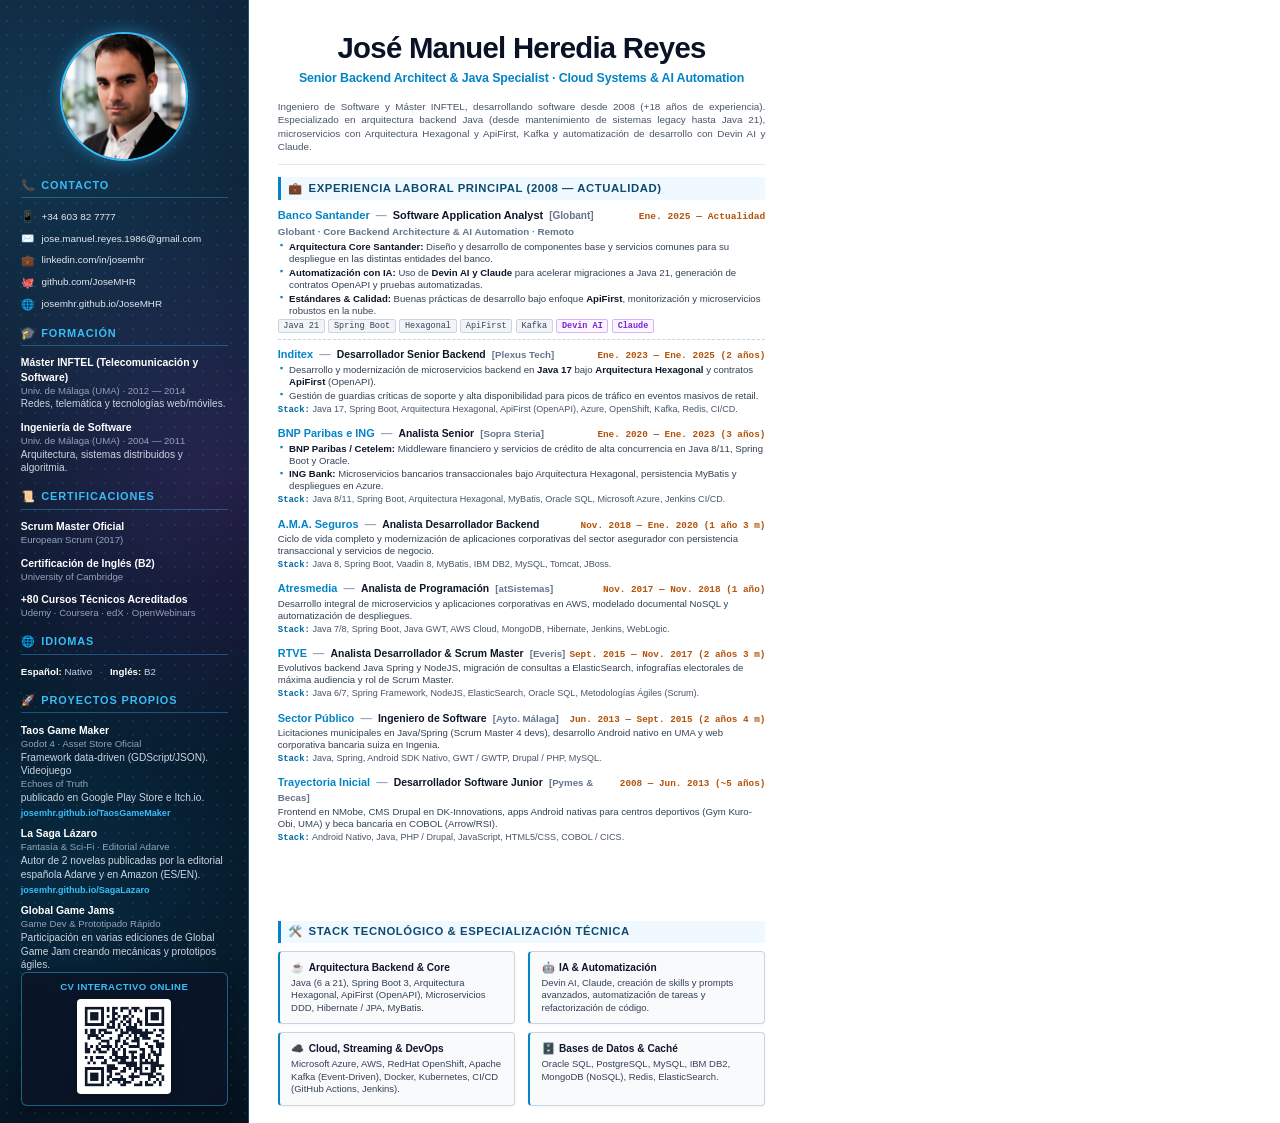
<file: cv-printable/index.html>
<!DOCTYPE html>
<html lang="es">
<head>
  <meta charset="UTF-8">
  <title>CV — José Manuel Heredia Reyes (1 Página)</title>
  <meta name="viewport" content="width=device-width, initial-scale=1.0">
  <style>
    @page {
      size: A4 portrait;
      margin: 0;
    }

    *, *::before, *::after {
      box-sizing: border-box;
      margin: 0;
      padding: 0;
    }

    html, body {
      width: 210mm;
      height: 297mm;
      max-height: 297mm;
      margin: 0;
      padding: 0;
      background: #ffffff;
      color: #1e293b;
      font-family: -apple-system, BlinkMacSystemFont, "Segoe UI", Roboto, "Helvetica Neue", Arial, sans-serif;
      font-size: 8.5pt;
      line-height: 1.35;
      -webkit-print-color-adjust: exact;
      print-color-adjust: exact;
      overflow: hidden;
    }

    .cv-container {
      display: flex;
      width: 210mm;
      height: 297mm;
      max-height: 297mm;
      overflow: hidden;
    }

    /* ==========================================================================
       SIDEBAR (Columna Izquierda ~66mm)
       ========================================================================== */
    .cv-sidebar {
      width: 66mm;
      min-width: 66mm;
      max-width: 66mm;
      height: 297mm;
      background-color: #070c18;
      background-image: 
        radial-gradient(circle at 15% 12%, rgba(56, 189, 248, 0.22) 0%, transparent 48%),
        radial-gradient(circle at 85% 42%, rgba(168, 85, 247, 0.18) 0%, transparent 42%),
        radial-gradient(circle at 25% 78%, rgba(14, 165, 233, 0.20) 0%, transparent 46%),
        radial-gradient(rgba(56, 189, 248, 0.12) 1px, transparent 1px),
        linear-gradient(180deg, #091224 0%, #050912 100%);
      background-size: 100% 100%, 100% 100%, 100% 100%, 14px 14px, 100% 100%;
      color: #e2e8f0;
      padding: 8.5mm 5.5mm 5.5mm 5.5mm;
      display: flex;
      flex-direction: column;
      justify-content: space-between;
      border-right: 1.5px solid rgba(56, 189, 248, 0.3);
      position: relative;
    }

    .avatar-wrapper {
      text-align: center;
      margin-bottom: 3.5mm;
    }

    .avatar-img {
      width: 34mm;
      height: 34mm;
      border-radius: 50%;
      object-fit: cover;
      border: 2.5px solid #38bdf8;
      box-shadow: 0 0 16px rgba(56, 189, 248, 0.45);
      display: inline-block;
    }

    .side-section {
      margin-bottom: 3.8mm;
    }

    .side-title {
      font-size: 8.2pt;
      font-weight: 800;
      text-transform: uppercase;
      letter-spacing: 0.08em;
      color: #38bdf8;
      border-bottom: 1px solid rgba(56, 189, 248, 0.35);
      padding-bottom: 1.2mm;
      margin-bottom: 2.8mm;
      display: flex;
      align-items: center;
      gap: 1.5mm;
    }

    .side-item {
      font-size: 7.6pt;
      color: #cbd5e1;
      margin-bottom: 2.5mm;
      line-height: 1.35;
    }

    .side-item strong {
      color: #ffffff;
      display: block;
      font-size: 7.8pt;
    }

    .side-item em {
      font-style: normal;
      color: #94a3b8;
      font-size: 7.2pt;
      display: block;
    }

    .contact-row {
      display: flex;
      align-items: center;
      gap: 2mm;
      font-size: 7.4pt;
      color: #e2e8f0;
      margin-bottom: 2mm;
      word-break: break-all;
    }

    .contact-row a {
      color: #e2e8f0;
      text-decoration: none;
    }

    .contact-icon {
      color: #38bdf8;
      font-size: 8pt;
      min-width: 3.5mm;
      text-align: center;
    }

    .side-badge {
      display: inline-block;
      font-size: 6.8pt;
      font-weight: 700;
      padding: 0.5mm 1.5mm;
      border-radius: 2px;
      margin-top: 0.5mm;
    }

    .badge-green {
      background: rgba(16, 185, 129, 0.2);
      color: #6ee7b7;
      border: 1px solid rgba(16, 185, 129, 0.4);
    }

    .badge-blue {
      background: rgba(56, 189, 248, 0.18);
      color: #7dd3fc;
      border: 1px solid rgba(56, 189, 248, 0.4);
    }

    .badge-purple {
      background: rgba(168, 85, 247, 0.2);
      color: #d8b4fe;
      border: 1px solid rgba(168, 85, 247, 0.4);
    }

    .qr-container {
      background: rgba(11, 20, 38, 0.85);
      border: 1px solid rgba(56, 189, 248, 0.45);
      border-radius: 6px;
      padding: 2.2mm 2.8mm 1.8mm 2.8mm;
      text-align: center;
      box-shadow: 0 4px 14px rgba(0, 0, 0, 0.4);
    }

    .qr-title {
      font-size: 7.2pt;
      font-weight: 800;
      color: #38bdf8;
      letter-spacing: 0.04em;
      text-transform: uppercase;
      margin-bottom: 1.4mm;
      text-align: center;
    }

    .qr-img-large {
      width: 25mm;
      height: 25mm;
      background: #ffffff;
      padding: 1.2mm;
      border-radius: 4px;
      display: inline-block;
      box-shadow: 0 2px 8px rgba(0, 0, 0, 0.3);
    }

    /* ==========================================================================
       MAIN CONTENT (Columna Derecha ~144mm)
       ========================================================================== */
    .cv-main {
      width: 144mm;
      min-width: 144mm;
      max-width: 144mm;
      height: 297mm;
      padding: 8.5mm 7.5mm 4.5mm 7.5mm;
      display: flex;
      flex-direction: column;
      justify-content: space-between;
      overflow: hidden;
    }

    /* Header */
    .cv-header {
      margin-bottom: 3.2mm;
      border-bottom: 1.5px solid #e2e8f0;
      padding-bottom: 2.8mm;
      text-align: center;
    }

    .header-name {
      font-size: 22pt;
      font-weight: 800;
      color: #091325;
      letter-spacing: -0.025em;
      line-height: 1.1;
      margin-bottom: 1.5mm;
      text-align: center;
    }

    .header-role {
      font-size: 9.3pt;
      font-weight: 700;
      color: #0284c7;
      margin-bottom: 3.5mm;
      text-align: center;
      letter-spacing: -0.01em;
    }

    .header-summary {
      font-size: 7.4pt;
      color: #475569;
      line-height: 1.36;
      text-align: justify;
    }

    .header-summary strong {
      color: #0f172a;
    }

    /* Sections */
    .main-section-title {
      font-size: 8.5pt;
      font-weight: 800;
      text-transform: uppercase;
      letter-spacing: 0.05em;
      color: #0c4a6e;
      background: #f0f9ff;
      border-left: 3px solid #0284c7;
      padding: 1mm 2mm;
      margin-bottom: 2mm;
      display: flex;
      align-items: center;
      gap: 1.5mm;
    }

    /* Jobs */
    .job-item {
      margin-bottom: 2.8mm;
      page-break-inside: avoid;
    }

    .job-item:last-child {
      margin-bottom: 0;
    }

    .job-header {
      display: flex;
      justify-content: space-between;
      align-items: baseline;
      margin-bottom: 0.5mm;
    }

    .job-role {
      font-size: 8.2pt;
      font-weight: 700;
      color: #0f172a;
    }

    .job-role span.client-tag {
      color: #0369a1;
    }

    .job-company {
      font-size: 7.4pt;
      font-weight: 600;
      color: #64748b;
      margin-bottom: 0.6mm;
    }

    .job-date {
      font-size: 7.2pt;
      font-family: ui-monospace, SFMono-Regular, Menlo, Monaco, Consolas, monospace;
      color: #b45309;
      font-weight: 600;
      white-space: nowrap;
    }

    .job-bullets {
      list-style: none;
      padding-left: 0;
    }

    .job-bullet {
      font-size: 7.2pt;
      color: #334155;
      line-height: 1.25;
      position: relative;
      padding-left: 3mm;
      margin-bottom: 0.5mm;
    }

    .job-bullet::before {
      content: "▪";
      position: absolute;
      left: 0.5mm;
      color: #0284c7;
      font-size: 7pt;
      top: -0.2mm;
    }

    .job-bullet strong {
      color: #0f172a;
    }

    .job-tags {
      display: flex;
      flex-wrap: wrap;
      gap: 1mm;
      margin-top: 0.8mm;
    }

    .job-tag {
      font-size: 6.4pt;
      font-family: ui-monospace, SFMono-Regular, Menlo, Monaco, Consolas, monospace;
      background: #f1f5f9;
      color: #334155;
      border: 1px solid #cbd5e1;
      padding: 0.2mm 1.2mm;
      border-radius: 2px;
      line-height: 1.2;
    }

    .tag-ai {
      background: #faf5ff;
      color: #7e22ce;
      border-color: #d8b4fe;
      font-weight: 600;
    }

    .job-client-blue {
      color: #0284c7;
      font-weight: 800;
      font-size: 8.4pt;
    }

    .job-sep {
      color: #94a3b8;
      margin: 0 0.8mm;
      font-weight: 600;
    }

    .job-company-tag {
      font-size: 7.5pt;
      font-weight: 600;
      color: #64748b;
      margin-left: 0.8mm;
    }

    /* Compact 3-line Jobs */
    .job-compact {
      margin-bottom: 2.8mm;
      page-break-inside: avoid;
    }

    .job-compact-header {
      display: flex;
      justify-content: space-between;
      align-items: baseline;
      line-height: 1.25;
    }

    .job-compact-client {
      font-size: 8.2pt;
      font-weight: 800;
      color: #0284c7;
    }

    .job-compact-sep {
      color: #94a3b8;
      margin: 0 0.8mm;
      font-weight: 600;
    }

    .job-compact-title {
      font-size: 7.8pt;
      font-weight: 700;
      color: #0f172a;
    }

    .job-compact-company {
      font-size: 7.3pt;
      font-weight: 600;
      color: #64748b;
      margin-left: 0.8mm;
    }

    .job-compact-date {
      font-size: 7.0pt;
      font-family: ui-monospace, SFMono-Regular, Menlo, Monaco, Consolas, monospace;
      color: #b45309;
      font-weight: 600;
      white-space: nowrap;
    }

    .job-compact-desc {
      font-size: 7.2pt;
      color: #334155;
      line-height: 1.28;
      margin-top: 0.4mm;
    }

    .job-compact-tech {
      font-size: 6.8pt;
      color: #475569;
      line-height: 1.22;
      margin-top: 0.4mm;
    }

    .job-compact-tech strong {
      color: #0369a1;
      font-family: ui-monospace, SFMono-Regular, Menlo, Monaco, Consolas, monospace;
      font-size: 6.7pt;
    }

    .lang-row {
      display: flex;
      align-items: baseline;
      gap: 2mm;
      font-size: 7.3pt;
      color: #cbd5e1;
      margin-top: 0.8mm;
    }

    .lang-row span strong {
      display: inline !important;
      color: #ffffff;
    }

    /* Skills Section & Cards */
    .skills-section {
      margin-top: 2.2mm;
    }

    .skills-grid {
      display: grid;
      grid-template-columns: 1fr 1fr;
      gap: 2.2mm 3.5mm;
    }

    .skill-card {
      background: #f8fafc;
      border: 1px solid #cbd5e1;
      border-left: 2.8px solid #0284c7;
      border-radius: 4px;
      padding: 2.3mm 3mm;
      box-shadow: 0 1px 3px rgba(0, 0, 0, 0.04);
    }

    .skill-card-title {
      font-size: 7.6pt;
      font-weight: 800;
      color: #0f172a;
      margin-bottom: 0.6mm;
      display: flex;
      align-items: center;
      gap: 1.2mm;
    }

    .skill-card-title span.icon {
      font-size: 7.8pt;
    }

    .skill-card-body {
      font-size: 7.1pt;
      line-height: 1.32;
      color: #334155;
    }
  </style>
</head>
<body>

  <div class="cv-container">
    
    <!-- ==========================================
         COLUMNA LATERAL (Sidebar ~66mm)
         ========================================== -->
    <aside class="cv-sidebar">
      <div>
        <!-- Foto -->
        <div class="avatar-wrapper">
          <img src="assets/avatar.jpg" alt="José Manuel Heredia Reyes" class="avatar-img">
        </div>

        <!-- Contacto -->
        <div class="side-section">
          <div class="side-title"><span>📞</span> Contacto</div>
          <div class="contact-row">
            <span class="contact-icon">📱</span>
            <span>+34 603 82 7777</span>
          </div>
          <div class="contact-row">
            <span class="contact-icon">✉️</span>
            <span>jose.manuel.reyes.1986@gmail.com</span>
          </div>
          <div class="contact-row">
            <span class="contact-icon">💼</span>
            <span>linkedin.com/in/josemhr</span>
          </div>
          <div class="contact-row">
            <span class="contact-icon">🐙</span>
            <span>github.com/JoseMHR</span>
          </div>
          <div class="contact-row">
            <span class="contact-icon">🌐</span>
            <span>josemhr.github.io/JoseMHR</span>
          </div>
        </div>

        <!-- Formación Académica -->
        <div class="side-section">
          <div class="side-title"><span style="filter: brightness(1.7) drop-shadow(0 0 1px rgba(255,255,255,0.8));">🎓</span> Formación</div>
          <div class="side-item">
            <strong>Máster INFTEL (Telecomunicación y Software)</strong>
            <em>Univ. de Málaga (UMA) · 2012 — 2014</em>
            <span>Redes, telemática y tecnologías web/móviles.</span>
          </div>
          <div class="side-item">
            <strong>Ingeniería de Software</strong>
            <em>Univ. de Málaga (UMA) · 2004 — 2011</em>
            <span>Arquitectura, sistemas distribuidos y algoritmia.</span>
          </div>
        </div>

        <!-- Certificaciones Oficiales -->
        <div class="side-section">
          <div class="side-title"><span>📜</span> Certificaciones</div>
          <div class="side-item">
            <strong>Scrum Master Oficial</strong>
            <em>European Scrum (2017)</em>
          </div>
          <div class="side-item" style="margin-top: 1.5mm;">
            <strong>Certificación de Inglés (B2)</strong>
            <em>University of Cambridge</em>
          </div>
          <div class="side-item" style="margin-top: 1.5mm;">
            <strong>+80 Cursos Técnicos Acreditados</strong>
            <em>Udemy · Coursera · edX · OpenWebinars</em>
          </div>
        </div>

        <!-- Idiomas -->
        <div class="side-section">
          <div class="side-title"><span>🌐</span> Idiomas</div>
          <div class="lang-row">
            <span><strong>Español:</strong> Nativo</span>
            <span style="color: #64748b;">·</span>
            <span><strong>Inglés:</strong> B2</span>
          </div>
        </div>

        <!-- Proyectos Propios -->
        <div class="side-section" style="margin-bottom: 0;">
          <div class="side-title"><span>🚀</span> Proyectos Propios</div>
          <div class="side-item" style="margin-bottom: 2.2mm;">
            <strong>Taos Game Maker</strong>
            <em>Godot 4 · Asset Store Oficial</em>
            <span>Framework data-driven (GDScript/JSON). Videojuego <em>Echoes of Truth</em> publicado en Google Play Store e Itch.io.</span>
            <a href="https://josemhr.github.io/TaosGameMaker/" style="display: block; font-size: 6.8pt; color: #38bdf8; margin-top: 0.6mm; text-decoration: none; font-weight: 600;">josemhr.github.io/TaosGameMaker</a>
          </div>
          <div class="side-item" style="margin-bottom: 2mm;">
            <strong>La Saga Lázaro</strong>
            <em>Fantasía & Sci-Fi · Editorial Adarve</em>
            <span>Autor de 2 novelas publicadas por la editorial española Adarve y en Amazon (ES/EN).</span>
            <a href="https://josemhr.github.io/SagaLazaro/" style="display: block; font-size: 6.8pt; color: #38bdf8; margin-top: 0.6mm; text-decoration: none; font-weight: 600;">josemhr.github.io/SagaLazaro</a>
          </div>
          <div class="side-item" style="margin-bottom: 0;">
            <strong>Global Game Jams</strong>
            <em>Game Dev & Prototipado Rápido</em>
            <span>Participación en varias ediciones de Global Game Jam creando mecánicas y prototipos ágiles.</span>
          </div>
        </div>
      </div>

      <!-- QR Code interactivo -->
      <div class="qr-container">
        <div class="qr-title">CV Interactivo Online</div>
        <img src="assets/qr-portfolio.png" alt="QR Web CV" class="qr-img-large">
      </div>
    </aside>

    <!-- ==========================================
         COLUMNA PRINCIPAL (Cuerpo ~144mm)
         ========================================== -->
    <main class="cv-main">
      <div>
        <!-- Cabecera Personal -->
        <header class="cv-header">
          <h1 class="header-name">José Manuel Heredia Reyes</h1>
          <div class="header-role">Senior Backend Architect & Java Specialist · Cloud Systems & AI Automation</div>
          <p class="header-summary">
            Ingeniero de Software y Máster INFTEL, desarrollando software desde 2008 (+18 años de experiencia). Especializado en arquitectura backend Java (desde mantenimiento de sistemas legacy hasta Java 21), microservicios con Arquitectura Hexagonal y ApiFirst, Kafka y automatización de desarrollo con Devin AI y Claude.
          </p>
        </header>

        <!-- Experiencia Laboral -->
        <section>
          <div class="main-section-title">
            <span>💼</span> Experiencia Laboral Principal (2008 — Actualidad)
          </div>

          <!-- 1. Globant (Santander) -->
          <article class="job-item" style="border-bottom: 1px dashed #cbd5e1; padding-bottom: 1.6mm; margin-bottom: 2mm;">
            <div class="job-header">
              <div class="job-role">
                <span class="job-client-blue">Banco Santander</span> <span class="job-sep">—</span> Software Application Analyst <span class="job-company-tag">[Globant]</span>
              </div>
              <div class="job-date">Ene. 2025 — Actualidad</div>
            </div>
            <div class="job-company">Globant · Core Backend Architecture & AI Automation · Remoto</div>
            <ul class="job-bullets">
              <li class="job-bullet"><strong>Arquitectura Core Santander:</strong> Diseño y desarrollo de componentes base y servicios comunes para su despliegue en las distintas entidades del banco.</li>
              <li class="job-bullet"><strong>Automatización con IA:</strong> Uso de <strong>Devin AI y Claude</strong> para acelerar migraciones a Java 21, generación de contratos OpenAPI y pruebas automatizadas.</li>
              <li class="job-bullet"><strong>Estándares & Calidad:</strong> Buenas prácticas de desarrollo bajo enfoque <strong>ApiFirst</strong>, monitorización y microservicios robustos en la nube.</li>
            </ul>
            <div class="job-tags" style="clear: both; margin-top: 0.6mm;">
              <span class="job-tag">Java 21</span>
              <span class="job-tag">Spring Boot</span>
              <span class="job-tag">Hexagonal</span>
              <span class="job-tag">ApiFirst</span>
              <span class="job-tag">Kafka</span>
              <span class="job-tag tag-ai">Devin AI</span>
              <span class="job-tag tag-ai">Claude</span>
            </div>
          </article>

          <!-- 2. Inditex (Plexus Tech) -->
          <article class="job-compact">
            <div class="job-compact-header">
              <div>
                <span class="job-compact-client">Inditex</span> <span class="job-compact-sep">—</span> <span class="job-compact-title">Desarrollador Senior Backend</span> <span class="job-compact-company">[Plexus Tech]</span>
              </div>
              <span class="job-compact-date">Ene. 2023 — Ene. 2025 (2 años)</span>
            </div>
            <ul class="job-bullets" style="margin-top: 0.5mm;">
              <li class="job-bullet">Desarrollo y modernización de microservicios backend en <strong>Java 17</strong> bajo <strong>Arquitectura Hexagonal</strong> y contratos <strong>ApiFirst</strong> (OpenAPI).</li>
              <li class="job-bullet">Gestión de guardias críticas de soporte y alta disponibilidad para picos de tráfico en eventos masivos de retail.</li>
            </ul>
            <div class="job-compact-tech"><strong>Stack:</strong> Java 17, Spring Boot, Arquitectura Hexagonal, ApiFirst (OpenAPI), Azure, OpenShift, Kafka, Redis, CI/CD.</div>
          </article>

          <!-- 3. BNP Paribas e ING Bank (Sopra Steria) -->
          <article class="job-compact">
            <div class="job-compact-header">
              <div>
                <span class="job-compact-client">BNP Paribas e ING</span> <span class="job-compact-sep">—</span> <span class="job-compact-title">Analista Senior</span> <span class="job-compact-company">[Sopra Steria]</span>
              </div>
              <span class="job-compact-date">Ene. 2020 — Ene. 2023 (3 años)</span>
            </div>
            <ul class="job-bullets" style="margin-top: 0.5mm;">
              <li class="job-bullet"><strong>BNP Paribas / Cetelem:</strong> Middleware financiero y servicios de crédito de alta concurrencia en Java 8/11, Spring Boot y Oracle.</li>
              <li class="job-bullet"><strong>ING Bank:</strong> Microservicios bancarios transaccionales bajo Arquitectura Hexagonal, persistencia MyBatis y despliegues en Azure.</li>
            </ul>
            <div class="job-compact-tech"><strong>Stack:</strong> Java 8/11, Spring Boot, Arquitectura Hexagonal, MyBatis, Oracle SQL, Microsoft Azure, Jenkins CI/CD.</div>
          </article>

          <!-- 4. A.M.A. Seguros -->
          <article class="job-compact">
            <div class="job-compact-header">
              <div>
                <span class="job-compact-client">A.M.A. Seguros</span> <span class="job-compact-sep">—</span> <span class="job-compact-title">Analista Desarrollador Backend</span>
              </div>
              <span class="job-compact-date">Nov. 2018 — Ene. 2020 (1 año 3 m)</span>
            </div>
            <div class="job-compact-desc">Ciclo de vida completo y modernización de aplicaciones corporativas del sector asegurador con persistencia transaccional y servicios de negocio.</div>
            <div class="job-compact-tech"><strong>Stack:</strong> Java 8, Spring Boot, Vaadin 8, MyBatis, IBM DB2, MySQL, Tomcat, JBoss.</div>
          </article>

          <!-- 5. Atresmedia (atSistemas) -->
          <article class="job-compact">
            <div class="job-compact-header">
              <div>
                <span class="job-compact-client">Atresmedia</span> <span class="job-compact-sep">—</span> <span class="job-compact-title">Analista de Programación</span> <span class="job-compact-company">[atSistemas]</span>
              </div>
              <span class="job-compact-date">Nov. 2017 — Nov. 2018 (1 año)</span>
            </div>
            <div class="job-compact-desc">Desarrollo integral de microservicios y aplicaciones corporativas en AWS, modelado documental NoSQL y automatización de despliegues.</div>
            <div class="job-compact-tech"><strong>Stack:</strong> Java 7/8, Spring Boot, Java GWT, AWS Cloud, MongoDB, Hibernate, Jenkins, WebLogic.</div>
          </article>

          <!-- 6. RTVE (Everis Spain / 80 Soluciones) -->
          <article class="job-compact">
            <div class="job-compact-header">
              <div>
                <span class="job-compact-client">RTVE</span> <span class="job-compact-sep">—</span> <span class="job-compact-title">Analista Desarrollador & Scrum Master</span> <span class="job-compact-company">[Everis]</span>
              </div>
              <span class="job-compact-date">Sept. 2015 — Nov. 2017 (2 años 3 m)</span>
            </div>
            <div class="job-compact-desc">Evolutivos backend Java Spring y NodeJS, migración de consultas a ElasticSearch, infografías electorales de máxima audiencia y rol de Scrum Master.</div>
            <div class="job-compact-tech"><strong>Stack:</strong> Java 6/7, Spring Framework, NodeJS, ElasticSearch, Oracle SQL, Metodologías Ágiles (Scrum).</div>
          </article>

          <!-- 7. Sector Público Málaga -->
          <article class="job-compact">
            <div class="job-compact-header">
              <div>
                <span class="job-compact-client">Sector Público</span> <span class="job-compact-sep">—</span> <span class="job-compact-title">Ingeniero de Software</span> <span class="job-compact-company">[Ayto. Málaga]</span>
              </div>
              <span class="job-compact-date">Jun. 2013 — Sept. 2015 (2 años 4 m)</span>
            </div>
            <div class="job-compact-desc">Licitaciones municipales en Java/Spring (Scrum Master 4 devs), desarrollo Android nativo en UMA y web corporativa bancaria suiza en Ingenia.</div>
            <div class="job-compact-tech"><strong>Stack:</strong> Java, Spring, Android SDK Nativo, GWT / GWTP, Drupal / PHP, MySQL.</div>
          </article>

          <!-- 8. Trayectoria Inicial -->
          <article class="job-compact">
            <div class="job-compact-header">
              <div>
                <span class="job-compact-client">Trayectoria Inicial</span> <span class="job-compact-sep">—</span> <span class="job-compact-title">Desarrollador Software Junior</span> <span class="job-compact-company">[Pymes & Becas]</span>
              </div>
              <span class="job-compact-date">2008 — Jun. 2013 (~5 años)</span>
            </div>
            <div class="job-compact-desc">Frontend en NMobe, CMS Drupal en DK-Innovations, apps Android nativas para centros deportivos (Gym Kuro-Obi, UMA) y beca bancaria en COBOL (Arrow/RSI).</div>
            <div class="job-compact-tech"><strong>Stack:</strong> Android Nativo, Java, PHP / Drupal, JavaScript, HTML5/CSS, COBOL / CICS.</div>
          </article>
        </section>
      </div>

      <!-- Stack Tecnológico & Especialización Técnica -->
      <section class="skills-section">
        <div class="main-section-title">
          <span>🛠️</span> Stack Tecnológico & Especialización Técnica
        </div>
        <div class="skills-grid">
          <div class="skill-card">
            <div class="skill-card-title"><span class="icon">☕</span> Arquitectura Backend & Core</div>
            <div class="skill-card-body">
              Java (6 a 21), Spring Boot 3, Arquitectura Hexagonal, ApiFirst (OpenAPI), Microservicios DDD, Hibernate / JPA, MyBatis.
            </div>
          </div>
          <div class="skill-card">
            <div class="skill-card-title"><span class="icon">🤖</span> IA & Automatización</div>
            <div class="skill-card-body">
              Devin AI, Claude, creación de skills y prompts avanzados, automatización de tareas y refactorización de código.
            </div>
          </div>
          <div class="skill-card">
            <div class="skill-card-title"><span class="icon" style="filter: brightness(0.4) contrast(1.5);">☁️</span> Cloud, Streaming & DevOps</div>
            <div class="skill-card-body">
              Microsoft Azure, AWS, RedHat OpenShift, Apache Kafka (Event-Driven), Docker, Kubernetes, CI/CD (GitHub Actions, Jenkins).
            </div>
          </div>
          <div class="skill-card">
            <div class="skill-card-title"><span class="icon">🗄️</span> Bases de Datos & Caché</div>
            <div class="skill-card-body">
              Oracle SQL, PostgreSQL, MySQL, IBM DB2, MongoDB (NoSQL), Redis, ElasticSearch.
            </div>
          </div>
        </div>
      </section>
    </main>

  </div>

</body>
</html>
</file>
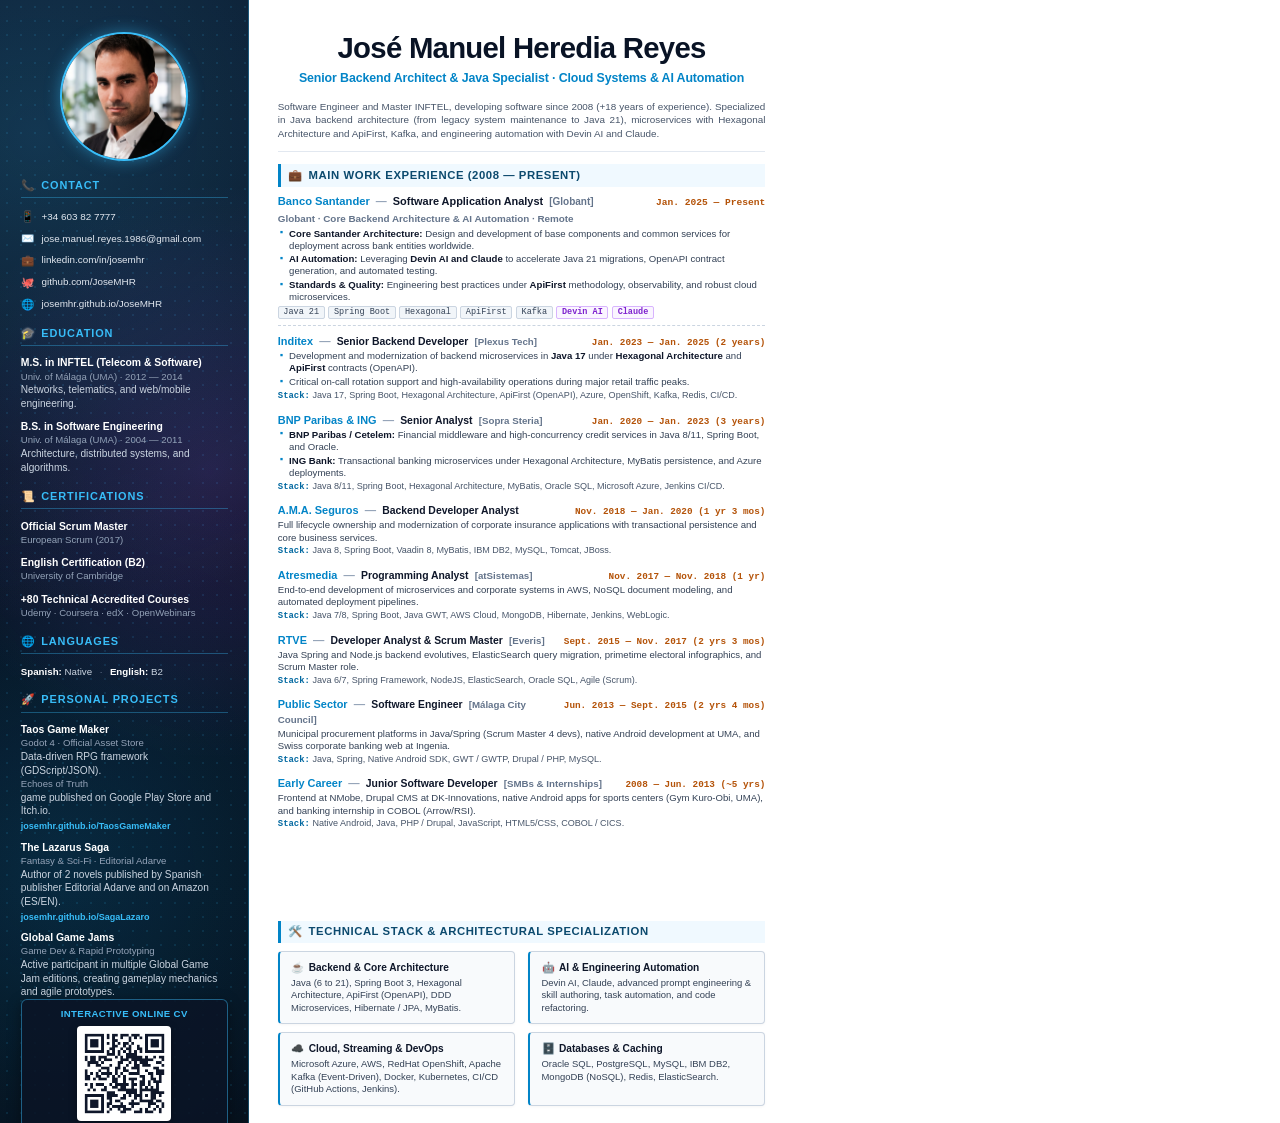
<file: cv-printable/index-en.html>
<!DOCTYPE html>
<html lang="en">
<head>
  <meta charset="UTF-8">
  <title>CV — José Manuel Heredia Reyes (1 Page)</title>
  <meta name="viewport" content="width=device-width, initial-scale=1.0">
  <style>
    @page {
      size: A4 portrait;
      margin: 0;
    }

    *, *::before, *::after {
      box-sizing: border-box;
      margin: 0;
      padding: 0;
    }

    html, body {
      width: 210mm;
      height: 297mm;
      max-height: 297mm;
      margin: 0;
      padding: 0;
      background: #ffffff;
      color: #1e293b;
      font-family: -apple-system, BlinkMacSystemFont, "Segoe UI", Roboto, "Helvetica Neue", Arial, sans-serif;
      font-size: 8.5pt;
      line-height: 1.35;
      -webkit-print-color-adjust: exact;
      print-color-adjust: exact;
      overflow: hidden;
    }

    .cv-container {
      display: flex;
      width: 210mm;
      height: 297mm;
      max-height: 297mm;
      overflow: hidden;
    }

    /* ==========================================================================
       SIDEBAR (Left Column ~66mm)
       ========================================================================== */
    .cv-sidebar {
      width: 66mm;
      min-width: 66mm;
      max-width: 66mm;
      height: 297mm;
      background-color: #070c18;
      background-image: 
        radial-gradient(circle at 15% 12%, rgba(56, 189, 248, 0.22) 0%, transparent 48%),
        radial-gradient(circle at 85% 42%, rgba(168, 85, 247, 0.18) 0%, transparent 42%),
        radial-gradient(circle at 25% 78%, rgba(14, 165, 233, 0.20) 0%, transparent 46%),
        radial-gradient(rgba(56, 189, 248, 0.12) 1px, transparent 1px),
        linear-gradient(180deg, #091224 0%, #050912 100%);
      background-size: 100% 100%, 100% 100%, 100% 100%, 14px 14px, 100% 100%;
      color: #e2e8f0;
      padding: 8.5mm 5.5mm 5.5mm 5.5mm;
      display: flex;
      flex-direction: column;
      justify-content: space-between;
      border-right: 1.5px solid rgba(56, 189, 248, 0.3);
      position: relative;
    }

    .avatar-wrapper {
      text-align: center;
      margin-bottom: 3.5mm;
    }

    .avatar-img {
      width: 34mm;
      height: 34mm;
      border-radius: 50%;
      object-fit: cover;
      border: 2.5px solid #38bdf8;
      box-shadow: 0 0 16px rgba(56, 189, 248, 0.45);
      display: inline-block;
    }

    .side-section {
      margin-bottom: 3.8mm;
    }

    .side-title {
      font-size: 8.2pt;
      font-weight: 800;
      text-transform: uppercase;
      letter-spacing: 0.08em;
      color: #38bdf8;
      border-bottom: 1px solid rgba(56, 189, 248, 0.35);
      padding-bottom: 1.2mm;
      margin-bottom: 2.8mm;
      display: flex;
      align-items: center;
      gap: 1.5mm;
    }

    .side-item {
      font-size: 7.6pt;
      color: #cbd5e1;
      margin-bottom: 2.5mm;
      line-height: 1.35;
    }

    .side-item strong {
      color: #ffffff;
      display: block;
      font-size: 7.8pt;
    }

    .side-item em {
      font-style: normal;
      color: #94a3b8;
      font-size: 7.2pt;
      display: block;
    }

    .contact-row {
      display: flex;
      align-items: center;
      gap: 2mm;
      font-size: 7.4pt;
      color: #e2e8f0;
      margin-bottom: 2mm;
      word-break: break-all;
    }

    .contact-row a {
      color: #e2e8f0;
      text-decoration: none;
    }

    .contact-icon {
      color: #38bdf8;
      font-size: 8pt;
      min-width: 3.5mm;
      text-align: center;
    }

    .qr-container {
      background: rgba(11, 20, 38, 0.85);
      border: 1px solid rgba(56, 189, 248, 0.45);
      border-radius: 6px;
      padding: 2.2mm 2.8mm 1.8mm 2.8mm;
      text-align: center;
      box-shadow: 0 4px 14px rgba(0, 0, 0, 0.4);
    }

    .qr-title {
      font-size: 7.2pt;
      font-weight: 800;
      color: #38bdf8;
      letter-spacing: 0.04em;
      text-transform: uppercase;
      margin-bottom: 1.4mm;
      text-align: center;
    }

    .qr-img-large {
      width: 25mm;
      height: 25mm;
      background: #ffffff;
      padding: 1.2mm;
      border-radius: 4px;
      display: inline-block;
      box-shadow: 0 2px 8px rgba(0, 0, 0, 0.3);
    }

    /* ==========================================================================
       MAIN CONTENT (Right Column ~144mm)
       ========================================================================== */
    .cv-main {
      width: 144mm;
      min-width: 144mm;
      max-width: 144mm;
      height: 297mm;
      padding: 8.5mm 7.5mm 4.5mm 7.5mm;
      display: flex;
      flex-direction: column;
      justify-content: space-between;
      overflow: hidden;
    }

    /* Header */
    .cv-header {
      margin-bottom: 3.2mm;
      border-bottom: 1.5px solid #e2e8f0;
      padding-bottom: 2.8mm;
      text-align: center;
    }

    .header-name {
      font-size: 22pt;
      font-weight: 800;
      color: #091325;
      letter-spacing: -0.025em;
      line-height: 1.1;
      margin-bottom: 1.5mm;
      text-align: center;
    }

    .header-role {
      font-size: 9.3pt;
      font-weight: 700;
      color: #0284c7;
      margin-bottom: 3.5mm;
      text-align: center;
      letter-spacing: -0.01em;
    }

    .header-summary {
      font-size: 7.4pt;
      color: #475569;
      line-height: 1.36;
      text-align: justify;
    }

    .header-summary strong {
      color: #0f172a;
    }

    /* Sections */
    .main-section-title {
      font-size: 8.5pt;
      font-weight: 800;
      text-transform: uppercase;
      letter-spacing: 0.05em;
      color: #0c4a6e;
      background: #f0f9ff;
      border-left: 3px solid #0284c7;
      padding: 1mm 2mm;
      margin-bottom: 2mm;
      display: flex;
      align-items: center;
      gap: 1.5mm;
    }

    /* Jobs */
    .job-item {
      margin-bottom: 2.8mm;
      page-break-inside: avoid;
    }

    .job-item:last-child {
      margin-bottom: 0;
    }

    .job-header {
      display: flex;
      justify-content: space-between;
      align-items: baseline;
      margin-bottom: 0.5mm;
    }

    .job-role {
      font-size: 8.2pt;
      font-weight: 700;
      color: #0f172a;
    }

    .job-company {
      font-size: 7.4pt;
      font-weight: 600;
      color: #64748b;
      margin-bottom: 0.6mm;
    }

    .job-date {
      font-size: 7.2pt;
      font-family: ui-monospace, SFMono-Regular, Menlo, Monaco, Consolas, monospace;
      color: #b45309;
      font-weight: 600;
      white-space: nowrap;
    }

    .job-bullets {
      list-style: none;
      padding-left: 0;
    }

    .job-bullet {
      font-size: 7.2pt;
      color: #334155;
      line-height: 1.25;
      position: relative;
      padding-left: 3mm;
      margin-bottom: 0.5mm;
    }

    .job-bullet::before {
      content: "▪";
      position: absolute;
      left: 0.5mm;
      color: #0284c7;
      font-size: 7pt;
      top: -0.2mm;
    }

    .job-bullet strong {
      color: #0f172a;
    }

    .job-tags {
      display: flex;
      flex-wrap: wrap;
      gap: 1mm;
      margin-top: 0.8mm;
    }

    .job-tag {
      font-size: 6.4pt;
      font-family: ui-monospace, SFMono-Regular, Menlo, Monaco, Consolas, monospace;
      background: #f1f5f9;
      color: #334155;
      border: 1px solid #cbd5e1;
      padding: 0.2mm 1.2mm;
      border-radius: 2px;
      line-height: 1.2;
    }

    .tag-ai {
      background: #faf5ff;
      color: #7e22ce;
      border-color: #d8b4fe;
      font-weight: 600;
    }

    .job-client-blue {
      color: #0284c7;
      font-weight: 800;
      font-size: 8.4pt;
    }

    .job-sep {
      color: #94a3b8;
      margin: 0 0.8mm;
      font-weight: 600;
    }

    .job-company-tag {
      font-size: 7.5pt;
      font-weight: 600;
      color: #64748b;
      margin-left: 0.8mm;
    }

    /* Compact 3-line Jobs */
    .job-compact {
      margin-bottom: 2.8mm;
      page-break-inside: avoid;
    }

    .job-compact-header {
      display: flex;
      justify-content: space-between;
      align-items: baseline;
      line-height: 1.25;
    }

    .job-compact-client {
      font-size: 8.2pt;
      font-weight: 800;
      color: #0284c7;
    }

    .job-compact-sep {
      color: #94a3b8;
      margin: 0 0.8mm;
      font-weight: 600;
    }

    .job-compact-title {
      font-size: 7.8pt;
      font-weight: 700;
      color: #0f172a;
    }

    .job-compact-company {
      font-size: 7.3pt;
      font-weight: 600;
      color: #64748b;
      margin-left: 0.8mm;
    }

    .job-compact-date {
      font-size: 7.0pt;
      font-family: ui-monospace, SFMono-Regular, Menlo, Monaco, Consolas, monospace;
      color: #b45309;
      font-weight: 600;
      white-space: nowrap;
    }

    .job-compact-desc {
      font-size: 7.2pt;
      color: #334155;
      line-height: 1.28;
      margin-top: 0.4mm;
    }

    .job-compact-tech {
      font-size: 6.8pt;
      color: #475569;
      line-height: 1.22;
      margin-top: 0.4mm;
    }

    .job-compact-tech strong {
      color: #0369a1;
      font-family: ui-monospace, SFMono-Regular, Menlo, Monaco, Consolas, monospace;
      font-size: 6.7pt;
    }

    .lang-row {
      display: flex;
      align-items: baseline;
      gap: 2mm;
      font-size: 7.3pt;
      color: #cbd5e1;
      margin-top: 0.8mm;
    }

    .lang-row span strong {
      display: inline !important;
      color: #ffffff;
    }

    /* Skills Section & Cards */
    .skills-section {
      margin-top: 2.2mm;
    }

    .skills-grid {
      display: grid;
      grid-template-columns: 1fr 1fr;
      gap: 2.2mm 3.5mm;
    }

    .skill-card {
      background: #f8fafc;
      border: 1px solid #cbd5e1;
      border-left: 2.8px solid #0284c7;
      border-radius: 4px;
      padding: 2.3mm 3mm;
      box-shadow: 0 1px 3px rgba(0, 0, 0, 0.04);
    }

    .skill-card-title {
      font-size: 7.6pt;
      font-weight: 800;
      color: #0f172a;
      margin-bottom: 0.6mm;
      display: flex;
      align-items: center;
      gap: 1.2mm;
    }

    .skill-card-title span.icon {
      font-size: 7.8pt;
    }

    .skill-card-body {
      font-size: 7.1pt;
      line-height: 1.32;
      color: #334155;
    }
  </style>
</head>
<body>

  <div class="cv-container">
    
    <!-- ==========================================
         SIDEBAR (Left Column ~66mm)
         ========================================== -->
    <aside class="cv-sidebar">
      <div>
        <!-- Photo -->
        <div class="avatar-wrapper">
          <img src="assets/avatar.jpg" alt="José Manuel Heredia Reyes" class="avatar-img">
        </div>

        <!-- Contact -->
        <div class="side-section">
          <div class="side-title"><span>📞</span> Contact</div>
          <div class="contact-row">
            <span class="contact-icon">📱</span>
            <span>+34 603 82 7777</span>
          </div>
          <div class="contact-row">
            <span class="contact-icon">✉️</span>
            <span>jose.manuel.reyes.1986@gmail.com</span>
          </div>
          <div class="contact-row">
            <span class="contact-icon">💼</span>
            <span>linkedin.com/in/josemhr</span>
          </div>
          <div class="contact-row">
            <span class="contact-icon">🐙</span>
            <span>github.com/JoseMHR</span>
          </div>
          <div class="contact-row">
            <span class="contact-icon">🌐</span>
            <span>josemhr.github.io/JoseMHR</span>
          </div>
        </div>

        <!-- Education -->
        <div class="side-section">
          <div class="side-title"><span style="filter: brightness(1.7) drop-shadow(0 0 1px rgba(255,255,255,0.8));">🎓</span> Education</div>
          <div class="side-item">
            <strong>M.S. in INFTEL (Telecom & Software)</strong>
            <em>Univ. of Málaga (UMA) · 2012 — 2014</em>
            <span>Networks, telematics, and web/mobile engineering.</span>
          </div>
          <div class="side-item">
            <strong>B.S. in Software Engineering</strong>
            <em>Univ. of Málaga (UMA) · 2004 — 2011</em>
            <span>Architecture, distributed systems, and algorithms.</span>
          </div>
        </div>

        <!-- Official Certifications -->
        <div class="side-section">
          <div class="side-title"><span>📜</span> Certifications</div>
          <div class="side-item">
            <strong>Official Scrum Master</strong>
            <em>European Scrum (2017)</em>
          </div>
          <div class="side-item" style="margin-top: 1.5mm;">
            <strong>English Certification (B2)</strong>
            <em>University of Cambridge</em>
          </div>
          <div class="side-item" style="margin-top: 1.5mm;">
            <strong>+80 Technical Accredited Courses</strong>
            <em>Udemy · Coursera · edX · OpenWebinars</em>
          </div>
        </div>

        <!-- Languages -->
        <div class="side-section">
          <div class="side-title"><span>🌐</span> Languages</div>
          <div class="lang-row">
            <span><strong>Spanish:</strong> Native</span>
            <span style="color: #64748b;">·</span>
            <span><strong>English:</strong> B2</span>
          </div>
        </div>

        <!-- Personal Projects -->
        <div class="side-section" style="margin-bottom: 0;">
          <div class="side-title"><span>🚀</span> Personal Projects</div>
          <div class="side-item" style="margin-bottom: 2.2mm;">
            <strong>Taos Game Maker</strong>
            <em>Godot 4 · Official Asset Store</em>
            <span>Data-driven RPG framework (GDScript/JSON). <em>Echoes of Truth</em> game published on Google Play Store and Itch.io.</span>
            <a href="https://josemhr.github.io/TaosGameMaker/" style="display: block; font-size: 6.8pt; color: #38bdf8; margin-top: 0.6mm; text-decoration: none; font-weight: 600;">josemhr.github.io/TaosGameMaker</a>
          </div>
          <div class="side-item" style="margin-bottom: 2mm;">
            <strong>The Lazarus Saga</strong>
            <em>Fantasy & Sci-Fi · Editorial Adarve</em>
            <span>Author of 2 novels published by Spanish publisher Editorial Adarve and on Amazon (ES/EN).</span>
            <a href="https://josemhr.github.io/SagaLazaro/" style="display: block; font-size: 6.8pt; color: #38bdf8; margin-top: 0.6mm; text-decoration: none; font-weight: 600;">josemhr.github.io/SagaLazaro</a>
          </div>
          <div class="side-item" style="margin-bottom: 0;">
            <strong>Global Game Jams</strong>
            <em>Game Dev & Rapid Prototyping</em>
            <span>Active participant in multiple Global Game Jam editions, creating gameplay mechanics and agile prototypes.</span>
          </div>
        </div>
      </div>

      <!-- Online Interactive QR -->
      <div class="qr-container">
        <div class="qr-title">Interactive Online CV</div>
        <img src="assets/qr-portfolio.png" alt="QR Web CV" class="qr-img-large">
      </div>
    </aside>

    <!-- ==========================================
         MAIN BODY (Right Column ~144mm)
         ========================================== -->
    <main class="cv-main">
      <div>
        <!-- Header -->
        <header class="cv-header">
          <h1 class="header-name">José Manuel Heredia Reyes</h1>
          <div class="header-role">Senior Backend Architect & Java Specialist · Cloud Systems & AI Automation</div>
          <p class="header-summary">
            Software Engineer and Master INFTEL, developing software since 2008 (+18 years of experience). Specialized in Java backend architecture (from legacy system maintenance to Java 21), microservices with Hexagonal Architecture and ApiFirst, Kafka, and engineering automation with Devin AI and Claude.
          </p>
        </header>

        <!-- Work Experience -->
        <section>
          <div class="main-section-title">
            <span>💼</span> Main Work Experience (2008 — Present)
          </div>

          <!-- 1. Globant (Santander) -->
          <article class="job-item" style="border-bottom: 1px dashed #cbd5e1; padding-bottom: 1.6mm; margin-bottom: 2mm;">
            <div class="job-header">
              <div class="job-role">
                <span class="job-client-blue">Banco Santander</span> <span class="job-sep">—</span> Software Application Analyst <span class="job-company-tag">[Globant]</span>
              </div>
              <div class="job-date">Jan. 2025 — Present</div>
            </div>
            <div class="job-company">Globant · Core Backend Architecture & AI Automation · Remote</div>
            <ul class="job-bullets">
              <li class="job-bullet"><strong>Core Santander Architecture:</strong> Design and development of base components and common services for deployment across bank entities worldwide.</li>
              <li class="job-bullet"><strong>AI Automation:</strong> Leveraging <strong>Devin AI and Claude</strong> to accelerate Java 21 migrations, OpenAPI contract generation, and automated testing.</li>
              <li class="job-bullet"><strong>Standards & Quality:</strong> Engineering best practices under <strong>ApiFirst</strong> methodology, observability, and robust cloud microservices.</li>
            </ul>
            <div class="job-tags" style="clear: both; margin-top: 0.6mm;">
              <span class="job-tag">Java 21</span>
              <span class="job-tag">Spring Boot</span>
              <span class="job-tag">Hexagonal</span>
              <span class="job-tag">ApiFirst</span>
              <span class="job-tag">Kafka</span>
              <span class="job-tag tag-ai">Devin AI</span>
              <span class="job-tag tag-ai">Claude</span>
            </div>
          </article>

          <!-- 2. Inditex (Plexus Tech) -->
          <article class="job-compact">
            <div class="job-compact-header">
              <div>
                <span class="job-compact-client">Inditex</span> <span class="job-compact-sep">—</span> <span class="job-compact-title">Senior Backend Developer</span> <span class="job-compact-company">[Plexus Tech]</span>
              </div>
              <span class="job-compact-date">Jan. 2023 — Jan. 2025 (2 years)</span>
            </div>
            <ul class="job-bullets" style="margin-top: 0.5mm;">
              <li class="job-bullet">Development and modernization of backend microservices in <strong>Java 17</strong> under <strong>Hexagonal Architecture</strong> and <strong>ApiFirst</strong> contracts (OpenAPI).</li>
              <li class="job-bullet">Critical on-call rotation support and high-availability operations during major retail traffic peaks.</li>
            </ul>
            <div class="job-compact-tech"><strong>Stack:</strong> Java 17, Spring Boot, Hexagonal Architecture, ApiFirst (OpenAPI), Azure, OpenShift, Kafka, Redis, CI/CD.</div>
          </article>

          <!-- 3. BNP Paribas & ING Bank (Sopra Steria) -->
          <article class="job-compact">
            <div class="job-compact-header">
              <div>
                <span class="job-compact-client">BNP Paribas & ING</span> <span class="job-compact-sep">—</span> <span class="job-compact-title">Senior Analyst</span> <span class="job-compact-company">[Sopra Steria]</span>
              </div>
              <span class="job-compact-date">Jan. 2020 — Jan. 2023 (3 years)</span>
            </div>
            <ul class="job-bullets" style="margin-top: 0.5mm;">
              <li class="job-bullet"><strong>BNP Paribas / Cetelem:</strong> Financial middleware and high-concurrency credit services in Java 8/11, Spring Boot, and Oracle.</li>
              <li class="job-bullet"><strong>ING Bank:</strong> Transactional banking microservices under Hexagonal Architecture, MyBatis persistence, and Azure deployments.</li>
            </ul>
            <div class="job-compact-tech"><strong>Stack:</strong> Java 8/11, Spring Boot, Hexagonal Architecture, MyBatis, Oracle SQL, Microsoft Azure, Jenkins CI/CD.</div>
          </article>

          <!-- 4. A.M.A. Seguros -->
          <article class="job-compact">
            <div class="job-compact-header">
              <div>
                <span class="job-compact-client">A.M.A. Seguros</span> <span class="job-compact-sep">—</span> <span class="job-compact-title">Backend Developer Analyst</span>
              </div>
              <span class="job-compact-date">Nov. 2018 — Jan. 2020 (1 yr 3 mos)</span>
            </div>
            <div class="job-compact-desc">Full lifecycle ownership and modernization of corporate insurance applications with transactional persistence and core business services.</div>
            <div class="job-compact-tech"><strong>Stack:</strong> Java 8, Spring Boot, Vaadin 8, MyBatis, IBM DB2, MySQL, Tomcat, JBoss.</div>
          </article>

          <!-- 5. Atresmedia (atSistemas) -->
          <article class="job-compact">
            <div class="job-compact-header">
              <div>
                <span class="job-compact-client">Atresmedia</span> <span class="job-compact-sep">—</span> <span class="job-compact-title">Programming Analyst</span> <span class="job-compact-company">[atSistemas]</span>
              </div>
              <span class="job-compact-date">Nov. 2017 — Nov. 2018 (1 yr)</span>
            </div>
            <div class="job-compact-desc">End-to-end development of microservices and corporate systems in AWS, NoSQL document modeling, and automated deployment pipelines.</div>
            <div class="job-compact-tech"><strong>Stack:</strong> Java 7/8, Spring Boot, Java GWT, AWS Cloud, MongoDB, Hibernate, Jenkins, WebLogic.</div>
          </article>

          <!-- 6. RTVE (Everis Spain / 80 Soluciones) -->
          <article class="job-compact">
            <div class="job-compact-header">
              <div>
                <span class="job-compact-client">RTVE</span> <span class="job-compact-sep">—</span> <span class="job-compact-title">Developer Analyst & Scrum Master</span> <span class="job-compact-company">[Everis]</span>
              </div>
              <span class="job-compact-date">Sept. 2015 — Nov. 2017 (2 yrs 3 mos)</span>
            </div>
            <div class="job-compact-desc">Java Spring and Node.js backend evolutives, ElasticSearch query migration, primetime electoral infographics, and Scrum Master role.</div>
            <div class="job-compact-tech"><strong>Stack:</strong> Java 6/7, Spring Framework, NodeJS, ElasticSearch, Oracle SQL, Agile (Scrum).</div>
          </article>

          <!-- 7. Public Sector Málaga -->
          <article class="job-compact">
            <div class="job-compact-header">
              <div>
                <span class="job-compact-client">Public Sector</span> <span class="job-compact-sep">—</span> <span class="job-compact-title">Software Engineer</span> <span class="job-compact-company">[Málaga City Council]</span>
              </div>
              <span class="job-compact-date">Jun. 2013 — Sept. 2015 (2 yrs 4 mos)</span>
            </div>
            <div class="job-compact-desc">Municipal procurement platforms in Java/Spring (Scrum Master 4 devs), native Android development at UMA, and Swiss corporate banking web at Ingenia.</div>
            <div class="job-compact-tech"><strong>Stack:</strong> Java, Spring, Native Android SDK, GWT / GWTP, Drupal / PHP, MySQL.</div>
          </article>

          <!-- 8. Early Career -->
          <article class="job-compact">
            <div class="job-compact-header">
              <div>
                <span class="job-compact-client">Early Career</span> <span class="job-compact-sep">—</span> <span class="job-compact-title">Junior Software Developer</span> <span class="job-compact-company">[SMBs & Internships]</span>
              </div>
              <span class="job-compact-date">2008 — Jun. 2013 (~5 yrs)</span>
            </div>
            <div class="job-compact-desc">Frontend at NMobe, Drupal CMS at DK-Innovations, native Android apps for sports centers (Gym Kuro-Obi, UMA), and banking internship in COBOL (Arrow/RSI).</div>
            <div class="job-compact-tech"><strong>Stack:</strong> Native Android, Java, PHP / Drupal, JavaScript, HTML5/CSS, COBOL / CICS.</div>
          </article>
        </section>
      </div>

      <!-- Technical Stack & Architectural Specialization -->
      <section class="skills-section">
        <div class="main-section-title">
          <span>🛠️</span> Technical Stack & Architectural Specialization
        </div>
        <div class="skills-grid">
          <div class="skill-card">
            <div class="skill-card-title"><span class="icon">☕</span> Backend & Core Architecture</div>
            <div class="skill-card-body">
              Java (6 to 21), Spring Boot 3, Hexagonal Architecture, ApiFirst (OpenAPI), DDD Microservices, Hibernate / JPA, MyBatis.
            </div>
          </div>
          <div class="skill-card">
            <div class="skill-card-title"><span class="icon">🤖</span> AI & Engineering Automation</div>
            <div class="skill-card-body">
              Devin AI, Claude, advanced prompt engineering & skill authoring, task automation, and code refactoring.
            </div>
          </div>
          <div class="skill-card">
            <div class="skill-card-title"><span class="icon" style="filter: brightness(0.4) contrast(1.5);">☁️</span> Cloud, Streaming & DevOps</div>
            <div class="skill-card-body">
              Microsoft Azure, AWS, RedHat OpenShift, Apache Kafka (Event-Driven), Docker, Kubernetes, CI/CD (GitHub Actions, Jenkins).
            </div>
          </div>
          <div class="skill-card">
            <div class="skill-card-title"><span class="icon">🗄️</span> Databases & Caching</div>
            <div class="skill-card-body">
              Oracle SQL, PostgreSQL, MySQL, IBM DB2, MongoDB (NoSQL), Redis, ElasticSearch.
            </div>
          </div>
        </div>
      </section>
    </main>

  </div>

</body>
</html>
</file>
<file: styles.css>
/* ==========================================================================
   José Manuel Heredia Reyes — Interactive CV & Executive Portfolio
   Ultra-modern Executive Dark Theme with Full Print Optimization
   ========================================================================== */

:root {
  --bg-primary: #0b0f19;
  --bg-secondary: #111827;
  --bg-card: rgba(17, 24, 39, 0.85);
  --bg-card-hover: rgba(31, 41, 55, 0.95);
  --border-subtle: rgba(56, 189, 248, 0.14);
  --border-accent: rgba(56, 189, 248, 0.4);
  --border-glow: rgba(56, 189, 248, 0.6);

  --accent-cyan: #38bdf8;
  --accent-blue: #2563eb;
  --accent-indigo: #6366f1;
  --accent-emerald: #10b981;
  --accent-amber: #f59e0b;
  --accent-purple: #a855f7;

  --text-primary: #f8fafc;
  --text-secondary: #94a3b8;
  --text-muted: #64748b;
  --text-white: #ffffff;

  --radius-sm: 6px;
  --radius-md: 10px;
  --radius-lg: 16px;
  --radius-xl: 24px;
  --radius-full: 9999px;

  --font-sans: 'Inter', -apple-system, BlinkMacSystemFont, 'Segoe UI', Roboto, sans-serif;
  --font-mono: 'JetBrains Mono', 'Fira Code', monospace;

  --shadow-sm: 0 2px 8px rgba(0, 0, 0, 0.35);
  --shadow-md: 0 8px 24px rgba(0, 0, 0, 0.5);
  --shadow-glow: 0 0 30px rgba(56, 189, 248, 0.18);
  --transition: all 0.25s cubic-bezier(0.16, 1, 0.3, 1);
}

/* Reset & Base */
*, *::before, *::after {
  box-sizing: border-box;
  margin: 0;
  padding: 0;
}

html {
  font-size: 16px;
  scroll-behavior: smooth;
  background-color: #07090f;
  color: var(--text-primary);
  font-family: var(--font-sans);
  line-height: 1.6;
  overflow-x: hidden;
  max-width: 100%;
}

body {
  min-height: 100vh;
  display: flex;
  flex-direction: column;
  background-color: #07090f;
  position: relative;
  overflow-x: hidden;
  max-width: 100%;
}

/* Background Dynamic Canvas & Ambient Glow */
.ambient-glow-wrapper {
  position: fixed;
  inset: 0;
  width: 100%;
  height: 100%;
  overflow: hidden;
  z-index: 0;
  pointer-events: none;
}

.glow-orb {
  position: absolute;
  border-radius: 50%;
  filter: blur(80px);
  opacity: 0.55;
  mix-blend-mode: screen;
  will-change: transform;
}

.orb-1 {
  width: 550px;
  height: 550px;
  background: radial-gradient(circle, rgba(56, 189, 248, 0.5) 0%, rgba(37, 99, 235, 0.2) 50%, transparent 75%);
  top: -80px;
  left: -80px;
  animation: floatOrb1 18s ease-in-out infinite alternate;
}

.orb-2 {
  width: 650px;
  height: 650px;
  background: radial-gradient(circle, rgba(168, 85, 247, 0.5) 0%, rgba(99, 102, 241, 0.2) 50%, transparent 75%);
  bottom: -100px;
  right: -80px;
  animation: floatOrb2 24s ease-in-out infinite alternate;
}

.orb-3 {
  width: 500px;
  height: 500px;
  background: radial-gradient(circle, rgba(14, 165, 233, 0.45) 0%, rgba(139, 92, 246, 0.2) 50%, transparent 75%);
  top: 35%;
  left: 25%;
  animation: floatOrb3 20s ease-in-out infinite alternate;
}

@keyframes floatOrb1 {
  0% { transform: translate3d(0, 0, 0) scale(1); }
  50% { transform: translate3d(200px, 130px, 0) scale(1.18); }
  100% { transform: translate3d(80px, 260px, 0) scale(0.92); }
}

@keyframes floatOrb2 {
  0% { transform: translate3d(0, 0, 0) scale(1); }
  50% { transform: translate3d(-170px, -150px, 0) scale(1.15); }
  100% { transform: translate3d(-250px, -60px, 0) scale(0.94); }
}

@keyframes floatOrb3 {
  0% { transform: translate3d(0, 0, 0) scale(0.92); }
  50% { transform: translate3d(-130px, 80px, 0) scale(1.22); }
  100% { transform: translate3d(110px, -100px, 0) scale(1); }
}

#bg-canvas {
  position: fixed;
  inset: 0;
  width: 100%;
  height: 100%;
  z-index: 1;
  pointer-events: none;
  opacity: 1;
}

/* Page Content Layering */
.hero, main, .footer {
  position: relative;
  z-index: 2;
}

a {
  color: var(--accent-cyan);
  text-decoration: none;
  transition: var(--transition);
}

a:hover {
  color: #7dd3fc;
}

/* Container */
.container {
  width: 100%;
  max-width: 1160px;
  margin: 0 auto;
  padding: 0 1.5rem;
}

/* Header & Nav */
.header {
  position: sticky;
  top: 0;
  z-index: 100;
  backdrop-filter: blur(18px);
  -webkit-backdrop-filter: blur(18px);
  background: rgba(7, 9, 15, 0.88);
  border-bottom: 1px solid var(--border-subtle);
}

.nav-container {
  display: flex;
  align-items: center;
  justify-content: space-between;
  height: 68px;
  gap: 1rem;
}

.brand {
  display: flex;
  align-items: center;
  font-size: 1.12rem;
  font-weight: 800;
  color: var(--text-primary);
  letter-spacing: -0.01em;
  white-space: nowrap;
  flex-shrink: 0;
  text-decoration: none;
}

.brand-badge {
  display: none;
}

.nav-menu {
  display: flex;
  align-items: center;
  list-style: none;
  gap: 0.5rem;
  flex-shrink: 1;
}

.nav-link {
  color: var(--text-secondary);
  font-size: 0.88rem;
  font-weight: 500;
  padding: 0.35rem 0.65rem;
  border-radius: var(--radius-full);
  transition: all 0.2s ease;
  position: relative;
  text-decoration: none;
  white-space: nowrap;
  border: 1px solid transparent;
}

.nav-link:hover {
  color: var(--text-primary);
  background: rgba(255, 255, 255, 0.06);
}

.nav-link.active {
  color: #38bdf8 !important;
  background: rgba(56, 189, 248, 0.14);
  border-color: rgba(56, 189, 248, 0.38);
  font-weight: 600;
  box-shadow: 0 0 12px rgba(56, 189, 248, 0.22);
}

.nav-cta {
  display: flex;
  align-items: center;
  gap: 0.75rem;
  flex-shrink: 0;
}

/* Language Switcher */
.lang-switcher {
  display: inline-flex;
  align-items: center;
  background: rgba(31, 41, 55, 0.75);
  border: 1px solid var(--border-subtle);
  border-radius: var(--radius-full);
  padding: 3px;
  gap: 2px;
}

.lang-btn {
  background: transparent;
  border: none;
  color: var(--text-muted);
  font-size: 0.8rem;
  font-weight: 700;
  padding: 0.3rem 0.65rem;
  border-radius: var(--radius-full);
  cursor: pointer;
  transition: var(--transition);
  display: inline-flex;
  align-items: center;
  gap: 0.3rem;
  user-select: none;
}

.lang-btn:hover {
  color: var(--text-primary);
}

.lang-btn.active {
  background: linear-gradient(135deg, #0284c7, #2563eb);
  color: #ffffff;
  box-shadow: 0 2px 8px rgba(2, 132, 199, 0.4);
}

/* Buttons */
.btn {
  display: inline-flex;
  align-items: center;
  justify-content: center;
  gap: 0.5rem;
  padding: 0.6rem 1.25rem;
  font-size: 0.92rem;
  font-weight: 600;
  border-radius: var(--radius-md);
  border: 1px solid transparent;
  cursor: pointer;
  transition: var(--transition);
  white-space: nowrap;
}

.btn-primary {
  background: linear-gradient(135deg, #0284c7, #2563eb);
  color: #fff !important;
  border-color: rgba(56, 189, 248, 0.4);
  box-shadow: 0 4px 14px rgba(2, 132, 199, 0.35);
}

.btn-primary:hover {
  background: linear-gradient(135deg, #0369a1, #1d4ed8);
  box-shadow: 0 6px 20px rgba(56, 189, 248, 0.5);
  transform: translateY(-2px);
}

.btn-secondary {
  background: rgba(31, 41, 55, 0.7);
  color: var(--text-primary) !important;
  border: 1px solid var(--border-subtle);
  backdrop-filter: blur(8px);
}

.btn-secondary:hover {
  background: rgba(55, 65, 81, 0.9);
  border-color: var(--border-accent);
  color: var(--accent-cyan) !important;
  transform: translateY(-2px);
}

.btn-linkedin {
  background: linear-gradient(135deg, #0a66c2, #0077b5);
  color: #ffffff !important;
  border: 1px solid rgba(56, 189, 248, 0.45);
  box-shadow: 0 4px 14px rgba(10, 102, 194, 0.35);
}

.btn-linkedin:hover {
  background: linear-gradient(135deg, #0077b5, #005885);
  box-shadow: 0 6px 20px rgba(10, 102, 194, 0.55);
  color: #ffffff !important;
  transform: translateY(-2px);
}

.btn-outline {
  background: transparent;
  color: var(--text-primary) !important;
  border: 1px solid var(--border-subtle);
}

.btn-outline:hover {
  border-color: var(--accent-cyan);
  color: var(--accent-cyan) !important;
}

.btn-sm {
  padding: 0.4rem 0.85rem;
  font-size: 0.85rem;
}

.btn-lg {
  padding: 0.8rem 1.6rem;
  font-size: 1rem;
}

/* Hero Section */
.hero {
  padding: 3.5rem 0 2.5rem;
  border-bottom: 1px solid var(--border-subtle);
}

.hero-grid {
  display: grid;
  grid-template-columns: 200px 1fr;
  gap: 2.5rem;
  align-items: center;
}

.hero-avatar-wrapper {
  position: relative;
  width: 190px;
  height: 190px;
}

.hero-avatar {
  width: 100%;
  height: 100%;
  object-fit: cover;
  border-radius: 50%;
  border: 3px solid var(--accent-cyan);
  box-shadow: var(--shadow-md), 0 0 25px rgba(56, 189, 248, 0.35);
}

.status-indicator {
  position: absolute;
  bottom: -8px;
  left: 50%;
  transform: translateX(-50%);
  display: inline-flex;
  align-items: center;
  gap: 0.4rem;
  padding: 0.25rem 0.75rem;
  background: #064e3b;
  border: 1px solid #059669;
  border-radius: var(--radius-full);
  font-size: 0.75rem;
  color: #a7f3d0;
  font-weight: 600;
  white-space: nowrap;
  box-shadow: 0 4px 10px rgba(0, 0, 0, 0.4);
}

.status-dot {
  width: 8px;
  height: 8px;
  border-radius: 50%;
  background: #34d399;
  box-shadow: 0 0 8px #34d399;
  animation: pulse 2s infinite;
}

@keyframes pulse {
  0%, 100% { opacity: 1; transform: scale(1); }
  50% { opacity: 0.5; transform: scale(0.85); }
}

.hero-title {
  font-size: clamp(2rem, 4vw, 2.8rem);
  font-weight: 800;
  letter-spacing: -0.02em;
  margin-bottom: 0.4rem;
  color: var(--text-white);
}

.hero-subtitle {
  font-size: 1.25rem;
  color: var(--accent-cyan);
  font-weight: 600;
  margin-bottom: 1rem;
}

.hero-pills {
  display: flex;
  flex-wrap: wrap;
  gap: 0.6rem;
  margin-bottom: 1.5rem;
}

.hero-pill {
  display: inline-flex;
  align-items: center;
  gap: 0.4rem;
  padding: 0.35rem 0.8rem;
  background: rgba(31, 41, 55, 0.6);
  border: 1px solid var(--border-subtle);
  border-radius: var(--radius-sm);
  font-size: 0.85rem;
  color: var(--text-secondary);
}

.hero-actions {
  display: flex;
  flex-wrap: wrap;
  gap: 0.75rem;
}

/* Sections */
.section {
  padding: 4rem 0;
  border-bottom: 1px solid var(--border-subtle);
}

.section-header {
  margin-bottom: 2.5rem;
}

.section-tag {
  display: inline-block;
  font-size: 0.8rem;
  font-weight: 700;
  text-transform: uppercase;
  letter-spacing: 0.08em;
  color: var(--accent-cyan);
  background: rgba(56, 189, 248, 0.12);
  border: 1px solid var(--border-subtle);
  padding: 0.25rem 0.75rem;
  border-radius: var(--radius-full);
  margin-bottom: 0.75rem;
}

.section-title {
  font-size: 1.85rem;
  font-weight: 700;
  letter-spacing: -0.02em;
  color: var(--text-white);
}

/* About / Executive Summary */
.summary-card {
  background: var(--bg-card);
  border: 1px solid var(--border-subtle);
  border-radius: var(--radius-lg);
  padding: 2rem;
  line-height: 1.8;
  font-size: 1.05rem;
  color: #cbd5e1;
}

.summary-card p {
  margin-bottom: 1.25rem;
}

.summary-card p:last-child {
  margin-bottom: 0;
}

.metrics-grid {
  display: grid;
  grid-template-columns: repeat(auto-fit, minmax(200px, 1fr));
  gap: 1.25rem;
  margin-top: 2rem;
}

.metric-card {
  background: rgba(17, 24, 39, 0.6);
  border: 1px solid var(--border-subtle);
  border-radius: var(--radius-md);
  padding: 1.25rem 1rem;
  text-align: center;
  display: flex;
  flex-direction: column;
  align-items: center;
  justify-content: center;
  gap: 0.45rem;
  transition: var(--transition);
}

.metric-card:hover {
  border-color: var(--border-accent);
  transform: translateY(-2px);
  box-shadow: 0 4px 16px rgba(56, 189, 248, 0.15);
}

.metric-number {
  display: block;
  font-size: 1.85rem;
  font-weight: 800;
  color: var(--accent-cyan);
  line-height: 1.2;
  margin-bottom: 0.2rem;
  word-break: normal;
}

.metric-label {
  display: block;
  font-size: 0.82rem;
  color: var(--text-muted);
  text-transform: uppercase;
  font-weight: 600;
  letter-spacing: 0.05em;
  line-height: 1.35;
}

/* Experience Filters */
.filter-tabs,
.timeline-filters {
  display: flex;
  flex-wrap: wrap;
  gap: 0.5rem;
  margin-bottom: 2rem;
}

.filter-btn {
  background: rgba(17, 24, 39, 0.7);
  border: 1px solid var(--border-subtle);
  color: var(--text-secondary);
  padding: 0.45rem 1rem;
  border-radius: var(--radius-full);
  font-size: 0.88rem;
  font-weight: 500;
  cursor: pointer;
  transition: var(--transition);
}

.filter-btn:hover,
.filter-btn.active {
  background: var(--accent-blue);
  color: #fff;
  border-color: var(--accent-cyan);
}

/* Timeline */
.timeline {
  position: relative;
  display: flex;
  flex-direction: column;
  gap: 2rem;
}

.timeline::before {
  content: '';
  position: absolute;
  top: 1.5rem;
  bottom: 1.5rem;
  left: 20px;
  width: 2px;
  background: linear-gradient(180deg, var(--accent-cyan), var(--accent-indigo), transparent);
}

.timeline-item {
  position: relative;
  padding-left: 54px;
}

.timeline-marker {
  position: absolute;
  top: 1.25rem;
  left: 11px;
  width: 20px;
  height: 20px;
  border-radius: 50%;
  background: var(--bg-primary);
  border: 3px solid var(--accent-cyan);
  box-shadow: 0 0 12px var(--accent-cyan);
  z-index: 2;
}

.timeline-card {
  background: var(--bg-card);
  backdrop-filter: blur(12px);
  -webkit-backdrop-filter: blur(12px);
  border: 1px solid var(--border-subtle);
  border-radius: var(--radius-lg);
  padding: 1.75rem;
  transition: var(--transition);
}

.timeline-card:hover {
  border-color: var(--border-accent);
  box-shadow: var(--shadow-md), var(--shadow-glow);
  transform: translateX(4px);
}

.timeline-header {
  display: flex;
  justify-content: space-between;
  align-items: flex-start;
  flex-wrap: wrap;
  gap: 0.75rem;
  margin-bottom: 0.75rem;
}

.timeline-badge {
  display: inline-block;
  padding: 0.2rem 0.6rem;
  border-radius: var(--radius-full);
  font-size: 0.72rem;
  font-weight: 700;
  text-transform: uppercase;
  letter-spacing: 0.05em;
  margin-bottom: 0.4rem;
}

.badge-primary {
  background: rgba(56, 189, 248, 0.15);
  color: var(--accent-cyan);
  border: 1px solid rgba(56, 189, 248, 0.35);
}

.badge-accent {
  background: rgba(245, 158, 11, 0.15);
  color: #fbbf24;
  border: 1px solid rgba(245, 158, 11, 0.35);
}

.badge-secondary {
  background: rgba(99, 102, 241, 0.15);
  color: #a5b4fc;
  border: 1px solid rgba(99, 102, 241, 0.35);
}

.badge-ai {
  background: linear-gradient(135deg, rgba(168, 85, 247, 0.22), rgba(56, 189, 248, 0.22));
  color: #d8b4fe;
  border: 1px solid rgba(168, 85, 247, 0.45);
  box-shadow: 0 0 12px rgba(168, 85, 247, 0.25);
}

.timeline-role,
.role-title {
  font-size: 1.25rem;
  font-weight: 700;
  color: var(--text-white);
}

.timeline-company,
.company-name {
  color: var(--accent-cyan);
  font-size: 1.02rem;
  font-weight: 600;
  margin-top: 0.2rem;
}

.timeline-date {
  font-family: var(--font-mono);
  font-size: 0.82rem;
  color: var(--accent-amber);
  background: rgba(245, 158, 11, 0.12);
  border: 1px solid rgba(245, 158, 11, 0.3);
  padding: 0.25rem 0.65rem;
  border-radius: var(--radius-sm);
  white-space: nowrap;
}

.timeline-desc,
.role-bullets {
  color: #cbd5e1;
  font-size: 0.95rem;
  line-height: 1.65;
  margin-top: 0.75rem;
  margin-bottom: 1.25rem;
  padding-left: 1.25rem;
}

.timeline-desc li,
.role-bullets li {
  margin-bottom: 0.45rem;
}

.tag-list,
.tech-tags,
.skill-tags {
  display: flex;
  flex-wrap: wrap;
  gap: 0.45rem;
}

.tag,
.tech-tag {
  background: rgba(31, 41, 55, 0.7);
  border: 1px solid var(--border-subtle);
  color: #e2e8f0;
  font-size: 0.8rem;
  font-family: var(--font-mono);
  padding: 0.2rem 0.55rem;
  border-radius: var(--radius-sm);
  transition: var(--transition);
}

.tag:hover,
.tech-tag:hover {
  border-color: var(--accent-cyan);
  color: var(--accent-cyan);
  background: rgba(56, 189, 248, 0.1);
}

.tag-highlight {
  background: rgba(2, 132, 199, 0.2);
  border-color: rgba(56, 189, 248, 0.4);
  color: var(--accent-cyan);
  font-weight: 600;
}

.tech-tag-ai {
  background: rgba(168, 85, 247, 0.16) !important;
  border-color: rgba(168, 85, 247, 0.45) !important;
  color: #e9d5ff !important;
  font-weight: 600;
  box-shadow: 0 0 8px rgba(168, 85, 247, 0.2);
}

.hero-pill-ai {
  background: rgba(168, 85, 247, 0.16) !important;
  border-color: rgba(168, 85, 247, 0.4) !important;
  color: #d8b4fe !important;
}

/* Skills Grid */
.skills-grid {
  display: grid;
  grid-template-columns: repeat(auto-fit, minmax(320px, 1fr));
  gap: 1.5rem;
}

.skill-category {
  background: var(--bg-card);
  backdrop-filter: blur(12px);
  -webkit-backdrop-filter: blur(12px);
  border: 1px solid var(--border-subtle);
  border-radius: var(--radius-lg);
  padding: 1.75rem;
  transition: var(--transition);
}

.skill-category:hover {
  border-color: var(--border-accent);
}

.skill-category-header {
  display: flex;
  align-items: center;
  gap: 0.75rem;
  margin-bottom: 1.25rem;
}

.skill-icon {
  width: 40px;
  height: 40px;
  border-radius: var(--radius-md);
  background: linear-gradient(135deg, var(--accent-blue), var(--accent-indigo));
  display: flex;
  align-items: center;
  justify-content: center;
  font-size: 1.2rem;
}

.skill-category-title,
.skill-cat-title {
  font-size: 1.15rem;
  font-weight: 700;
  color: var(--text-white);
  margin-bottom: 1rem;
}

/* Education & Certs */
.edu-grid {
  display: grid;
  grid-template-columns: repeat(auto-fit, minmax(320px, 1fr));
  gap: 1.5rem;
}

.edu-grid-degrees {
  grid-template-columns: repeat(2, 1fr);
}

.edu-certs-wrapper {
  margin-top: 2.25rem;
}

.edu-certs-header {
  font-size: 1.25rem;
  font-weight: 700;
  color: var(--text-white);
  margin-bottom: 1.25rem;
  display: flex;
  align-items: center;
  gap: 0.5rem;
}

.edu-grid-certs {
  grid-template-columns: repeat(3, 1fr);
}

@media (max-width: 992px) {
  .edu-grid-certs {
    grid-template-columns: repeat(auto-fit, minmax(260px, 1fr));
  }
}

.edu-card {
  background: var(--bg-card);
  backdrop-filter: blur(12px);
  -webkit-backdrop-filter: blur(12px);
  border: 1px solid var(--border-subtle);
  border-radius: var(--radius-lg);
  padding: 1.75rem;
  display: flex;
  flex-direction: column;
  justify-content: space-between;
}

.edu-badge {
  display: inline-block;
  padding: 0.2rem 0.6rem;
  background: rgba(56, 189, 248, 0.12);
  color: var(--accent-cyan);
  border: 1px solid rgba(56, 189, 248, 0.25);
  border-radius: var(--radius-full);
  font-size: 0.75rem;
  font-weight: 600;
  width: fit-content;
  margin-bottom: 0.6rem;
}

.edu-title {
  font-size: 1.15rem;
  font-weight: 700;
  color: var(--text-white);
  margin-bottom: 0.35rem;
}

.edu-institution {
  color: var(--accent-cyan);
  font-weight: 600;
  font-size: 0.95rem;
  margin-bottom: 0.5rem;
}

.edu-year {
  font-family: var(--font-mono);
  font-size: 0.8rem;
  color: var(--text-muted);
  margin-bottom: 0.75rem;
}

.edu-desc {
  color: #cbd5e1;
  font-size: 0.95rem;
  line-height: 1.6;
}

/* Portfolio & Projects */
.projects-grid {
  display: grid;
  grid-template-columns: repeat(auto-fit, minmax(360px, 1fr));
  gap: 1.75rem;
}

.project-card {
  background: var(--bg-card);
  backdrop-filter: blur(12px);
  -webkit-backdrop-filter: blur(12px);
  border: 1px solid var(--border-subtle);
  border-radius: var(--radius-lg);
  padding: 2rem;
  display: flex;
  flex-direction: column;
  justify-content: space-between;
  transition: var(--transition);
}

.project-card:hover {
  border-color: var(--border-accent);
  box-shadow: var(--shadow-md), var(--shadow-glow);
  transform: translateY(-3px);
}

.project-tags {
  display: flex;
  flex-wrap: wrap;
  gap: 0.4rem;
  margin-bottom: 1rem;
}

.project-title {
  font-size: 1.35rem;
  font-weight: 700;
  color: var(--text-white);
  margin-bottom: 0.3rem;
}

.project-subtitle {
  font-size: 0.95rem;
  color: var(--accent-cyan);
  font-weight: 600;
  margin-bottom: 0.85rem;
}

.project-desc {
  color: #cbd5e1;
  font-size: 0.95rem;
  line-height: 1.65;
}

/* Footer */
.footer {
  margin-top: auto;
  background: #060910;
  border-top: 1px solid var(--border-subtle);
  padding: 3rem 0;
  font-size: 0.9rem;
  color: var(--text-muted);
}

.footer-content {
  display: flex;
  justify-content: space-between;
  align-items: center;
  flex-wrap: wrap;
  gap: 1.5rem;
}

/* Responsive */
@media (max-width: 768px) {
  .container {
    padding: 0 1.15rem;
  }
  .nav-container {
    height: 60px;
  }
  .brand {
    font-size: 1rem;
    white-space: nowrap;
    overflow: hidden;
    text-overflow: ellipsis;
  }
  .hero {
    padding: 2.25rem 0 2rem;
  }
  .hero-grid {
    grid-template-columns: 1fr;
    text-align: center;
    justify-items: center;
    gap: 1.75rem;
  }
  .hero-avatar-wrapper {
    width: 160px;
    height: 160px;
  }
  .hero-title {
    font-size: clamp(1.6rem, 5vw, 2.2rem);
  }
  .hero-subtitle {
    font-size: 1.1rem;
  }
  .hero-pills {
    justify-content: center;
  }
  .hero-actions {
    justify-content: center;
    width: 100%;
  }
  .hero-actions .btn {
    flex: 1 1 calc(50% - 0.5rem);
    min-width: 140px;
  }
  .nav-menu {
    display: none;
  }
  .metrics-grid {
    grid-template-columns: 1fr;
    gap: 1rem;
  }
  .skills-grid,
  .edu-grid,
  .edu-grid-degrees,
  .edu-grid-certs,
  .projects-grid {
    grid-template-columns: 1fr;
  }
  .timeline::before {
    left: 8px;
  }
  .timeline-item {
    padding-left: 32px;
  }
  .timeline-marker {
    left: 0;
    width: 18px;
    height: 18px;
  }
  .timeline-card {
    padding: 1.25rem 1rem;
  }
  .timeline-header {
    flex-direction: column;
    align-items: flex-start;
    gap: 0.4rem;
  }
  .timeline-date {
    align-self: flex-start;
  }
  .summary-card {
    padding: 1.35rem 1rem;
    font-size: 1rem;
  }
  .project-card,
  .edu-card,
  .skill-category {
    padding: 1.35rem 1rem;
  }
  .footer-content {
    flex-direction: column;
    text-align: center;
    gap: 1rem;
  }
}

@media (max-width: 480px) {
  .container {
    padding: 0 0.85rem;
  }
  .hero-title {
    font-size: 1.65rem;
  }
  .hero-actions {
    flex-direction: column;
  }
  .hero-actions .btn {
    width: 100%;
    flex: 1 1 100%;
  }
  .brand {
    font-size: 0.92rem;
  }
  .lang-btn {
    padding: 0.25rem 0.5rem;
    font-size: 0.75rem;
  }
}

/* ==========================================================================
   Print Optimization (@media print)
   Generates a flawless, high-contrast, clean corporate PDF when printing
   ========================================================================== */
@media print {
  body {
    background: #ffffff !important;
    color: #111827 !important;
    font-size: 11pt;
    line-height: 1.4;
  }
  .header, .nav-cta, .hero-actions, .filter-tabs, .timeline-filters, .footer, .btn, .status-indicator, #bg-canvas, .ambient-glow-wrapper {
    display: none !important;
  }
  .hero {
    padding: 1rem 0 !important;
    border-bottom: 2px solid #0284c7 !important;
  }
  .hero-title {
    color: #0f172a !important;
    font-size: 20pt !important;
  }
  .hero-subtitle {
    color: #0284c7 !important;
    font-size: 12pt !important;
  }
  .hero-pills .hero-pill {
    background: #f1f5f9 !important;
    color: #334155 !important;
    border: 1px solid #cbd5e1 !important;
  }
  .section {
    padding: 1.25rem 0 !important;
    border-bottom: 1px solid #e2e8f0 !important;
    page-break-inside: avoid;
  }
  .section-title {
    color: #0f172a !important;
    font-size: 14pt !important;
  }
  .timeline::before {
    display: none !important;
  }
  .timeline-item {
    padding-left: 0 !important;
    margin-bottom: 1rem !important;
  }
  .timeline-marker {
    display: none !important;
  }
  .timeline-card, .skill-category, .edu-card, .summary-card, .metric-card, .project-card {
    background: #ffffff !important;
    border: 1px solid #e2e8f0 !important;
    box-shadow: none !important;
    color: #334155 !important;
    padding: 1rem !important;
  }
  .timeline-role, .role-title, .skill-category-title, .skill-cat-title, .edu-title, .project-title {
    color: #0f172a !important;
  }
  .timeline-company, .company-name, .edu-institution, .project-subtitle {
    color: #0284c7 !important;
  }
  .tag, .tech-tag {
    background: #f8fafc !important;
    border: 1px solid #cbd5e1 !important;
    color: #0f172a !important;
  }
  .timeline-badge {
    border: 1px solid #cbd5e1 !important;
    color: #0f172a !important;
    background: #f1f5f9 !important;
  }
  a {
    color: #0284c7 !important;
    text-decoration: none !important;
  }
}
</file>
